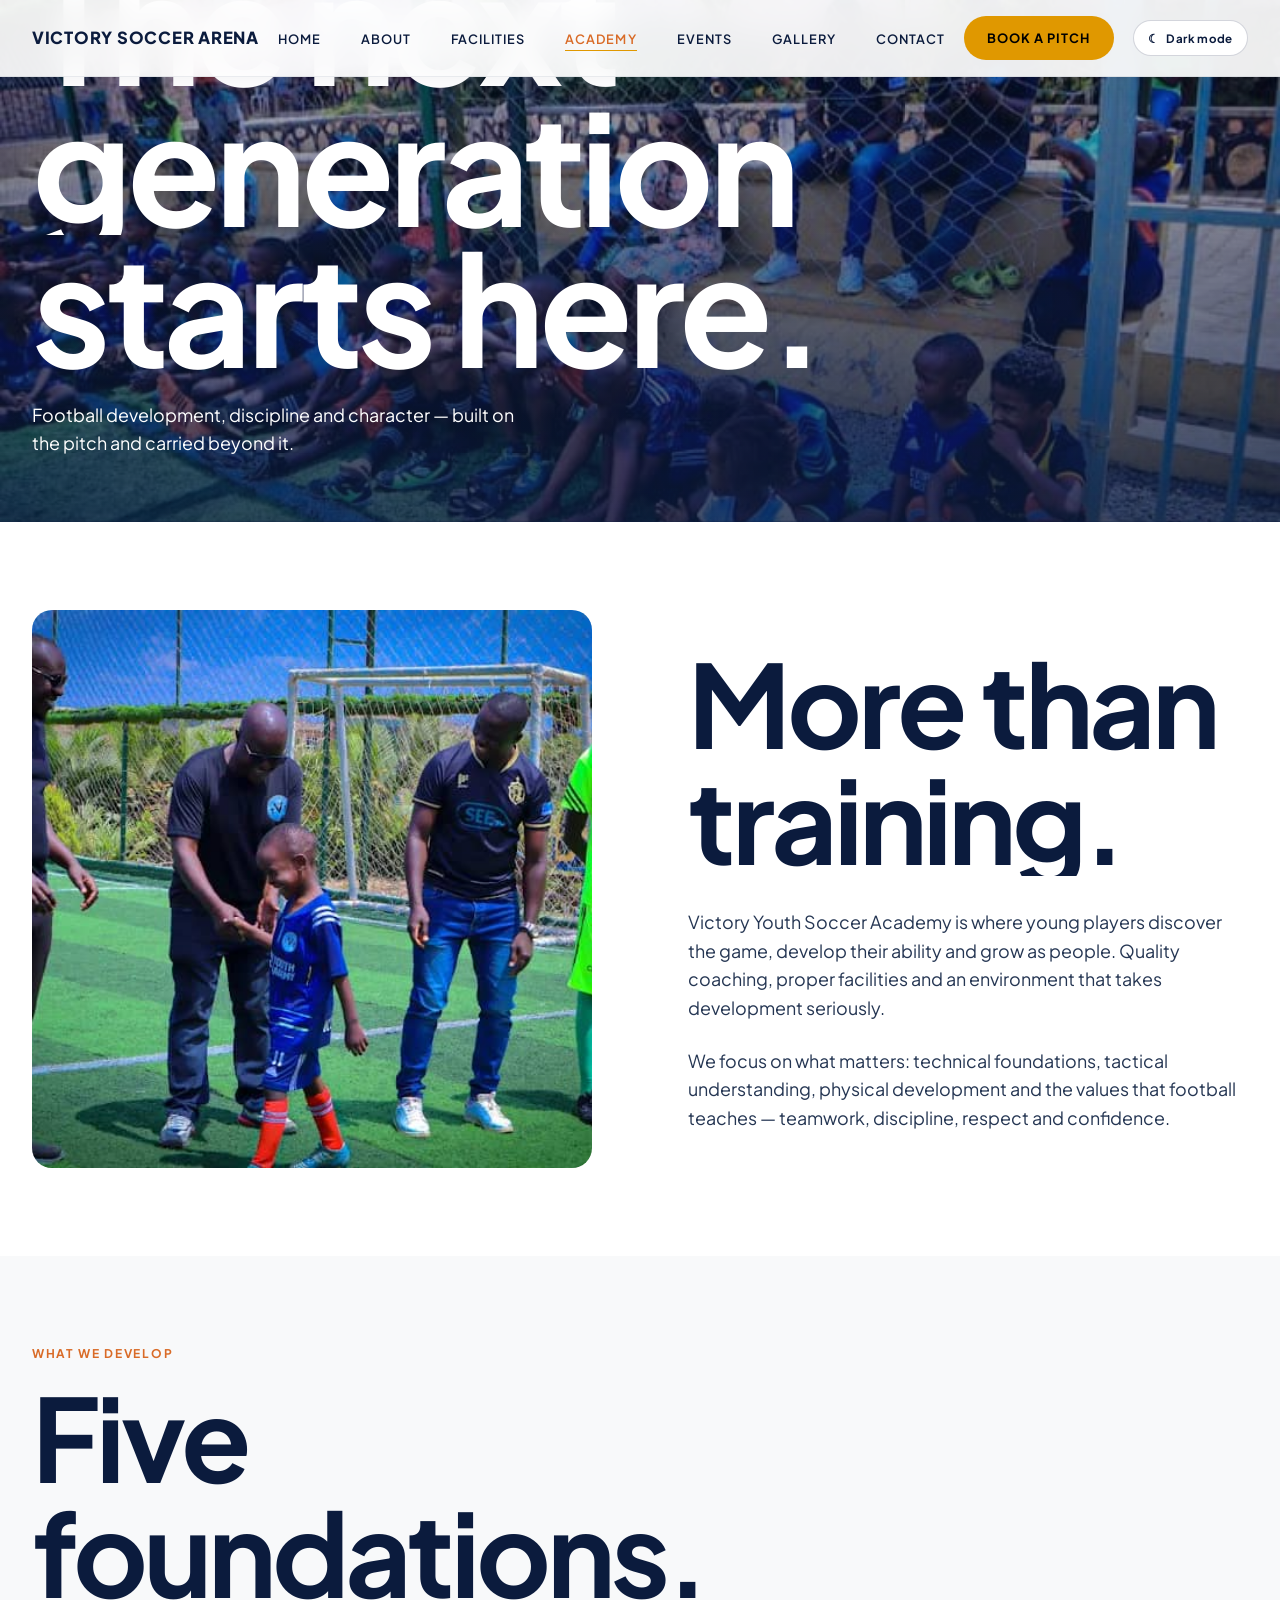
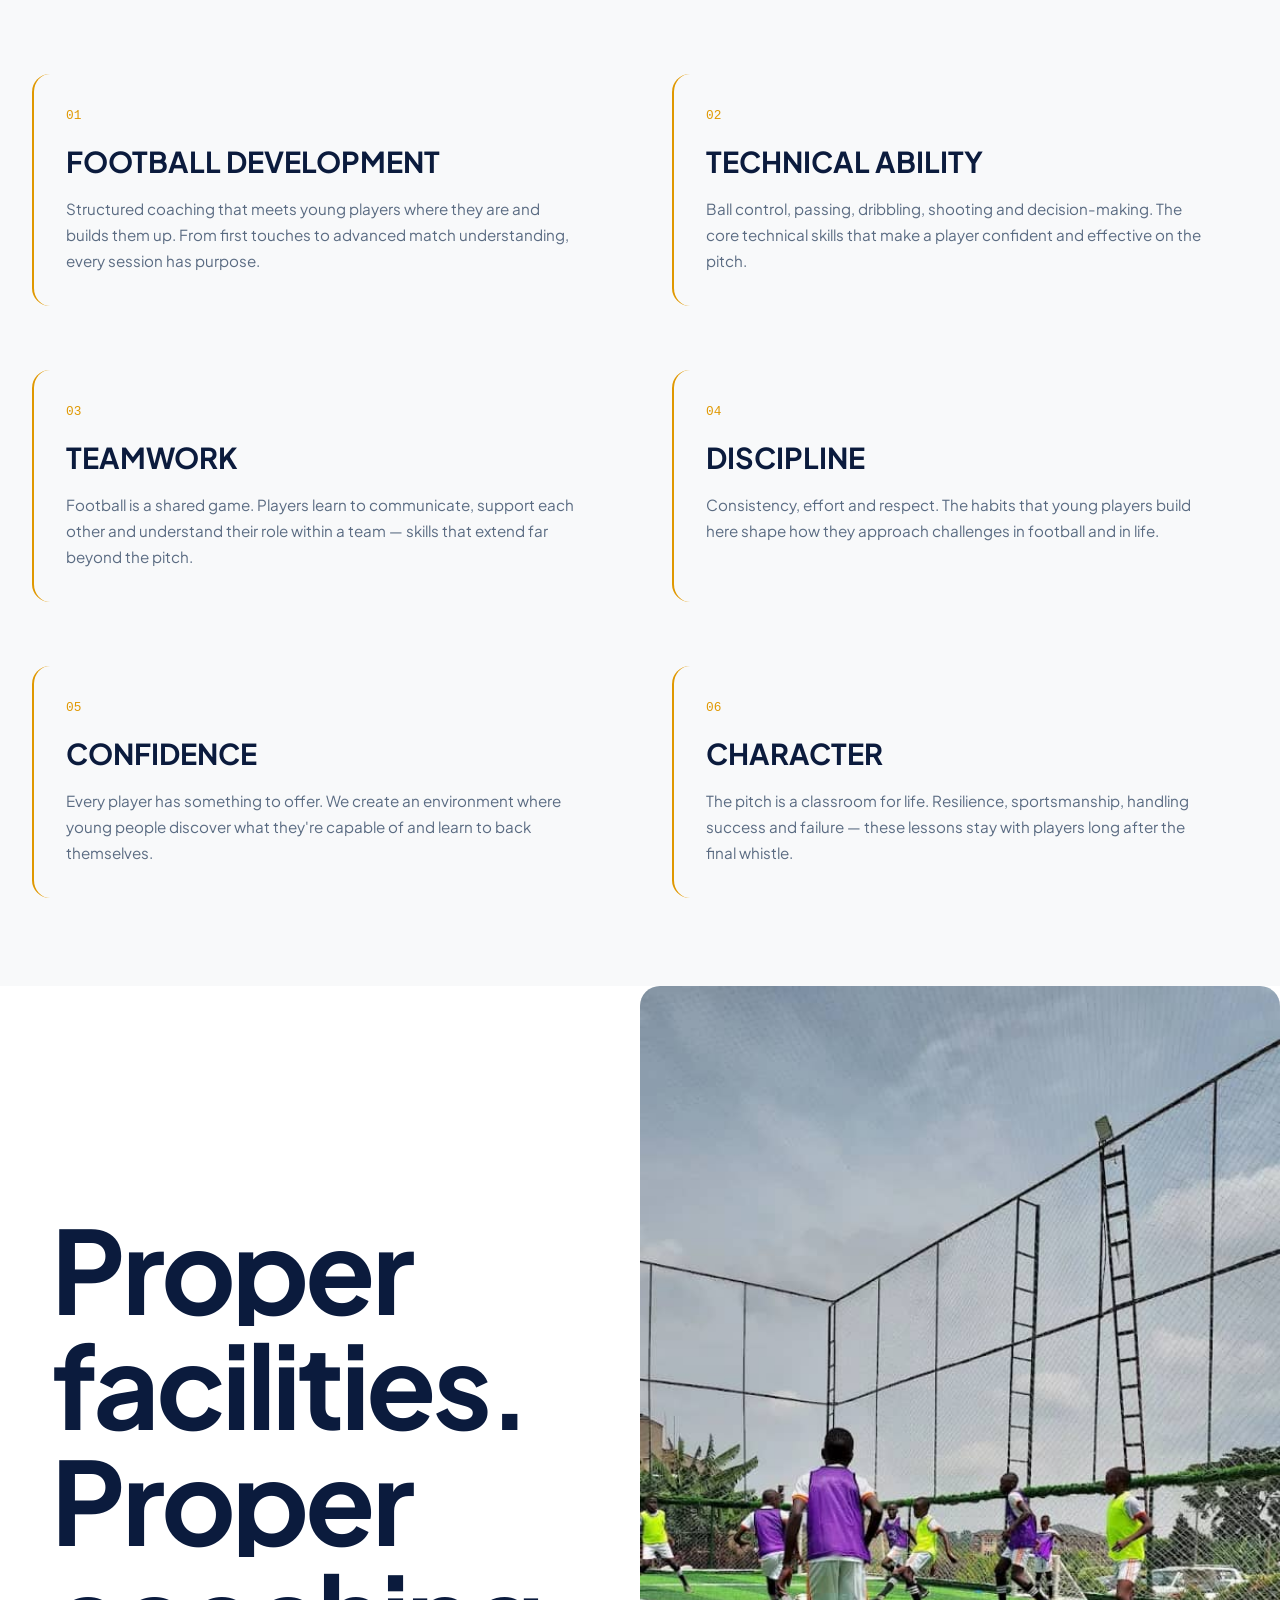
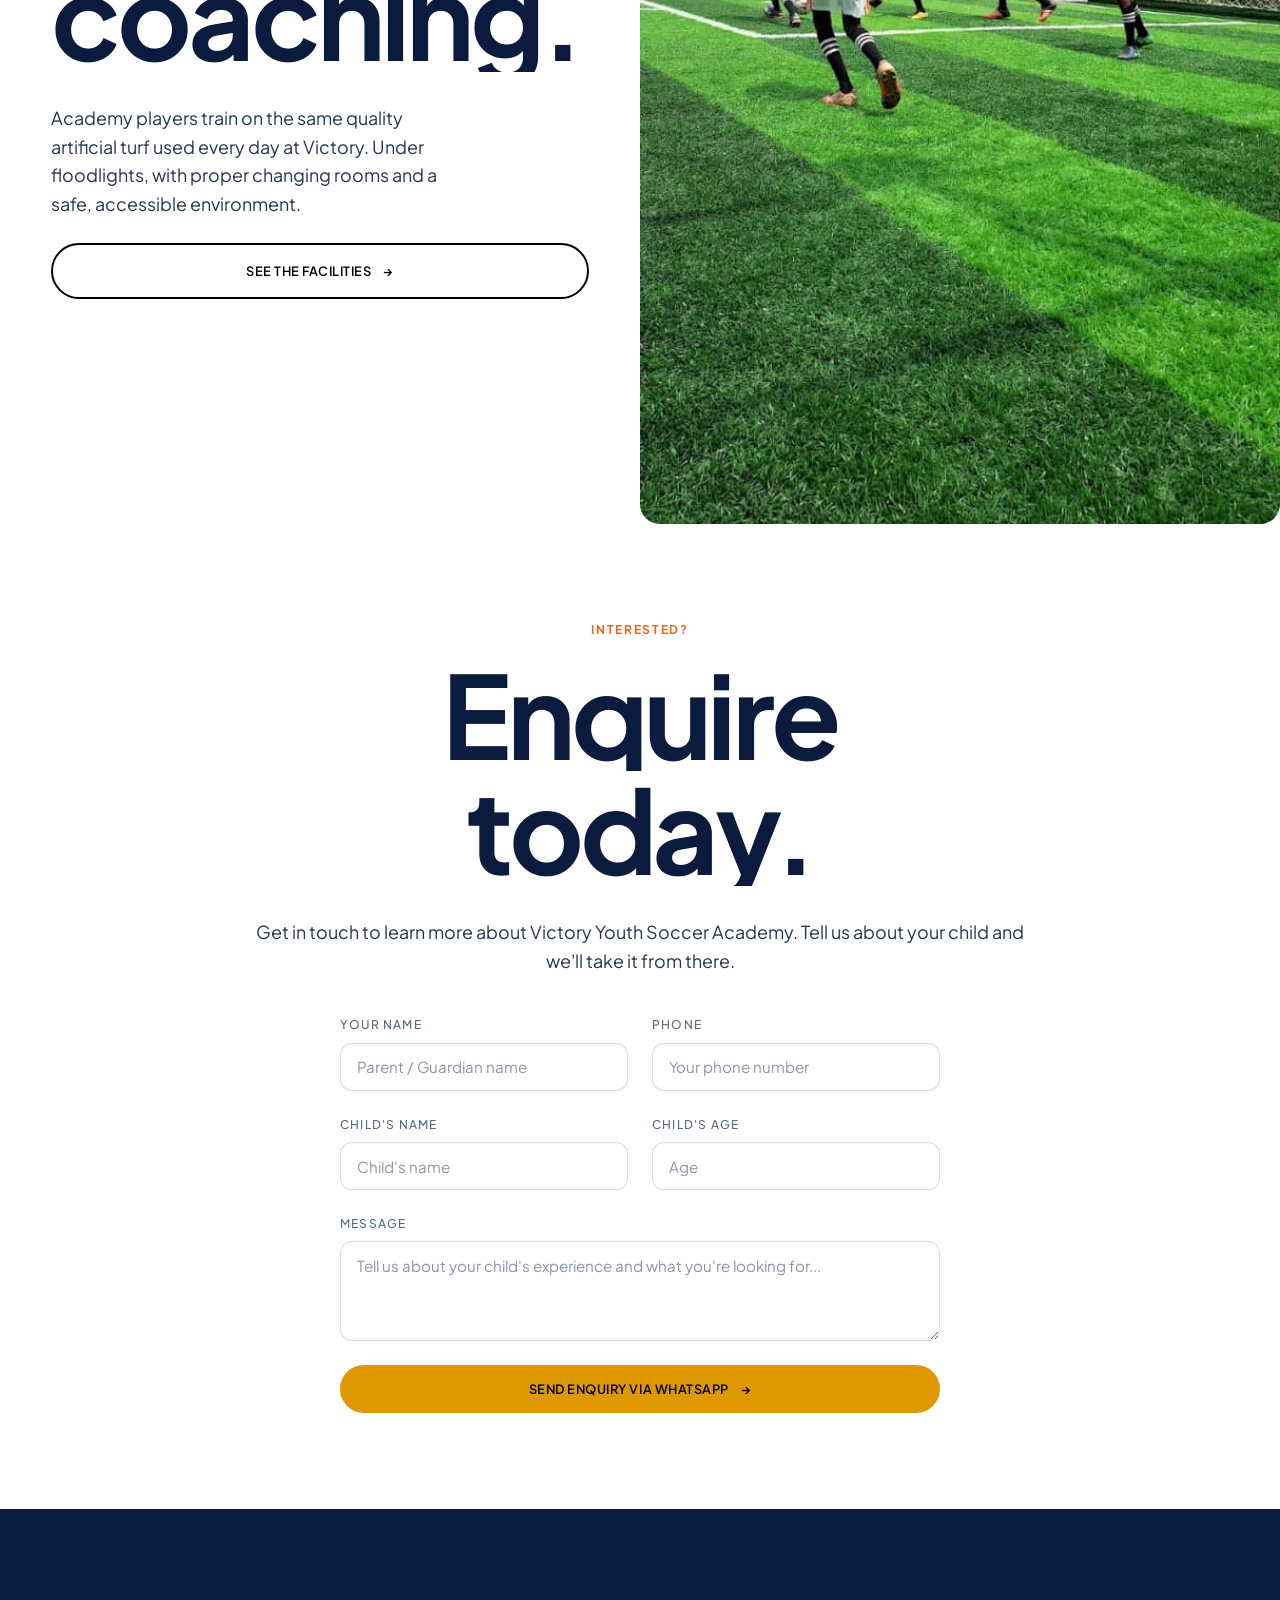
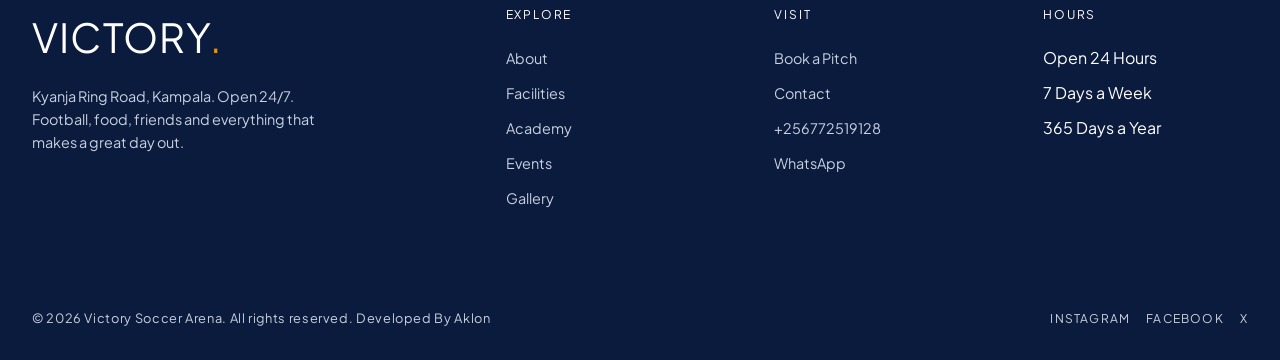
<file: academy.html>
<!DOCTYPE html>
<html lang="en">
<head>
  <meta charset="UTF-8" />
  <meta name="viewport" content="width=device-width, initial-scale=1.0" />
  <title>Victory Youth Soccer Academy — Developing the Next Generation in Kyanja</title>
  <meta name="description" content="Victory Youth Soccer Academy in Kyanja, Kampala develops young players through quality coaching, discipline and a love for the game. Building technique, confidence and character on and off the pitch." />
  <meta property="og:title" content="Victory Youth Soccer Academy" />
  <meta property="og:description" content="The next generation starts here. Football development, technical ability, teamwork, discipline and confidence." />
  <meta property="og:type" content="website" />
  <meta property="og:url" content="https://victorysoccerarena.com/academy.html" />
   <meta property="og:image" content="https://victorysoccerarena.com/assets/hero.jpg" />
  <link rel="canonical" href="https://victorysoccerarena.com/academy.html" />
  <link rel="stylesheet" href="style.css" />
   <link rel="icon" type="image/png" sizes="512x512" href="/assets/favicon.png">
</head>
<body>

  <div class="loader" id="loader">
    <div class="loader__text">VICTORY SOCCER ARENA</div>
  </div>

  <div class="cursor" id="cursor"></div>

  <nav class="nav" id="nav">
    <a href="index.html" class="nav__logo" aria-label="Victory Soccer Arena">VICTORY SOCCER ARENA</a>
    <ul class="nav__links">
      <li><a href="index.html" class="nav__link">Home</a></li>
      <li><a href="about.html" class="nav__link">About</a></li>
      <li><a href="facilities.html" class="nav__link">Facilities</a></li>
      <li><a href="academy.html" class="nav__link active">Academy</a></li>
      <li><a href="events.html" class="nav__link">Events</a></li>
      <li><a href="gallery.html" class="nav__link">Gallery</a></li>
      <li><a href="contact.html" class="nav__link">Contact</a></li>
    </ul>
    <a href="booking.html" class="nav__cta">Book a Pitch</a>
    <button class="theme-toggle" id="themeToggle" type="button" aria-label="Switch to dark mode" aria-pressed="false"><span class="theme-toggle__icon" aria-hidden="true">◐</span><span class="theme-toggle__text">Dark mode</span></button>
    <button class="nav__burger" id="burger" aria-label="Menu">
      <span></span><span></span><span></span>
    </button>
  </nav>

  <div class="mobile-menu" id="mobileMenu">
    <a href="index.html" class="mobile-menu__link">Home</a>
    <a href="about.html" class="mobile-menu__link">About</a>
    <a href="facilities.html" class="mobile-menu__link">Facilities</a>
    <a href="academy.html" class="mobile-menu__link">Academy</a>
    <a href="events.html" class="mobile-menu__link">Events</a>
    <a href="gallery.html" class="mobile-menu__link">Gallery</a>
    <a href="contact.html" class="mobile-menu__link">Contact</a>
    <a href="booking.html" class="mobile-menu__cta">Book a Pitch</a>
    <button class="mobile-theme-toggle" id="mobileThemeToggle" type="button" aria-label="Switch to dark mode"><span>◐</span> Dark mode</button>
    <div class="mobile-menu__info">KYANJA • KAMPALA • OPEN 24/7</div>
  </div>

  <!-- PAGE HEADER -->
  <section class="page-header">
    <div class="page-header__bg">
      <img src="assets/IMG-20261002-WA0059.jpg" alt="Boys running joyfully during a soccer practice session" />
    </div>
    <div class="page-header__overlay"></div>
    <div class="page-header__content">
      <p class="page-header__eyebrow eyebrow">Victory Youth Soccer Academy</p>
      <h1 class="page-header__title display display-xl">
        <span class="line"><span class="line-inner">The next</span></span>
        <span class="line"><span class="line-inner">generation</span></span>
        <span class="line"><span class="line-inner">starts here.</span></span>
      </h1>
      <p class="page-header__sub body-lg">Football development, discipline and character — built on the pitch and carried beyond it.</p>
    </div>
  </section>

  <!-- ACADEMY HERO SECTION -->
  <section class="academy-hero-section">
    <div class="academy-hero-section__grid">
      <div class="academy-hero-section__image reveal-image">
        <img src="assets/IMG-20261002-WA0060.jpg" alt="Focused young soccer players at outdoor practice session" loading="lazy" />
      </div>
      <div>
        <h2 class="display display-lg reveal-text" style="margin-bottom: 2rem;">
          <span class="line"><span class="line-inner">More than</span></span>
          <span class="line"><span class="line-inner">training.</span></span>
        </h2>
        <p class="body-lg reveal reveal-delay-2" style="margin-bottom: 1.5rem;">Victory Youth Soccer Academy is where young players discover the game, develop their ability and grow as people. Quality coaching, proper facilities and an environment that takes development seriously.</p>
        <p class="body-lg reveal reveal-delay-2">We focus on what matters: technical foundations, tactical understanding, physical development and the values that football teaches — teamwork, discipline, respect and confidence.</p>
      </div>
    </div>
  </section>

  <!-- ACADEMY PHILOSOPHY / PILLARS -->
  <section class="academy-philosophy-section">
    <div style="max-width: var(--container); margin: 0 auto var(--space-lg); padding: 0 var(--gutter);">
      <p class="eyebrow reveal" style="margin-bottom: 1rem;">What we develop</p>
      <h2 class="display display-lg reveal-text">
        <span class="line"><span class="line-inner">Five</span></span>
        <span class="line"><span class="line-inner">foundations.</span></span>
      </h2>
    </div>
    <div class="academy-pillars">
      <div class="academy-pillar reveal">
        <div class="academy-pillar__num">01</div>
        <h3 class="academy-pillar__title">Football Development</h3>
        <p class="academy-pillar__body">Structured coaching that meets young players where they are and builds them up. From first touches to advanced match understanding, every session has purpose.</p>
      </div>
      <div class="academy-pillar reveal reveal-delay-1">
        <div class="academy-pillar__num">02</div>
        <h3 class="academy-pillar__title">Technical Ability</h3>
        <p class="academy-pillar__body">Ball control, passing, dribbling, shooting and decision-making. The core technical skills that make a player confident and effective on the pitch.</p>
      </div>
      <div class="academy-pillar reveal">
        <div class="academy-pillar__num">03</div>
        <h3 class="academy-pillar__title">Teamwork</h3>
        <p class="academy-pillar__body">Football is a shared game. Players learn to communicate, support each other and understand their role within a team — skills that extend far beyond the pitch.</p>
      </div>
      <div class="academy-pillar reveal reveal-delay-1">
        <div class="academy-pillar__num">04</div>
        <h3 class="academy-pillar__title">Discipline</h3>
        <p class="academy-pillar__body">Consistency, effort and respect. The habits that young players build here shape how they approach challenges in football and in life.</p>
      </div>
      <div class="academy-pillar reveal">
        <div class="academy-pillar__num">05</div>
        <h3 class="academy-pillar__title">Confidence</h3>
        <p class="academy-pillar__body">Every player has something to offer. We create an environment where young people discover what they're capable of and learn to back themselves.</p>
      </div>
      <div class="academy-pillar reveal reveal-delay-1">
        <div class="academy-pillar__num">06</div>
        <h3 class="academy-pillar__title">Character</h3>
        <p class="academy-pillar__body">The pitch is a classroom for life. Resilience, sportsmanship, handling success and failure — these lessons stay with players long after the final whistle.</p>
      </div>
    </div>
  </section>

  <!-- ACADEMY IMAGE SECTION -->
  <section class="about-split">
    <div class="about-split__content">
      <h2 class="display display-lg reveal-text" style="margin-bottom: 2rem;">
        <span class="line"><span class="line-inner">Proper</span></span>
        <span class="line"><span class="line-inner">facilities.</span></span>
        <span class="line"><span class="line-inner">Proper</span></span>
        <span class="line"><span class="line-inner">coaching.</span></span>
      </h2>
      <p class="body-lg reveal reveal-delay-2" style="max-width: 420px; margin-bottom: 1.5rem;">Academy players train on the same quality artificial turf used every day at Victory. Under floodlights, with proper changing rooms and a safe, accessible environment.</p>
      <a href="facilities.html" class="btn btn--ghost reveal reveal-delay-3">See the Facilities <span class="arrow">&rarr;</span></a>
    </div>
    <div class="about-split__image">
      <img src="assets/IMG-20261002-WA0061.jpg" alt="Group of boys in blue uniforms preparing for a soccer game" loading="lazy" />
    </div>
  </section>

  <!-- ACADEMY ENQUIRY CTA -->
  <section class="academy-cta-section">
    <div class="container-narrow">
      <p class="eyebrow reveal" style="margin-bottom: 1rem;">Interested?</p>
      <h2 class="display display-lg reveal-text" style="margin-bottom: 2rem;">
        <span class="line"><span class="line-inner">Enquire</span></span>
        <span class="line"><span class="line-inner">today.</span></span>
      </h2>
      <p class="body-lg reveal reveal-delay-2" style="margin-bottom: 2.5rem;">Get in touch to learn more about Victory Youth Soccer Academy. Tell us about your child and we'll take it from there.</p>

      <form id="academyForm" class="booking-form" style="text-align: left; max-width: 600px; margin: 0 auto;">
        <div class="form-row">
          <div class="form-field">
            <label class="form-label" for="academyName">Your Name</label>
            <input type="text" id="academyName" class="form-input" required placeholder="Parent / Guardian name" />
          </div>
          <div class="form-field">
            <label class="form-label" for="academyPhone">Phone</label>
            <input type="tel" id="academyPhone" class="form-input" required placeholder="Your phone number" />
          </div>
        </div>
        <div class="form-row">
          <div class="form-field">
            <label class="form-label" for="childName">Child's Name</label>
            <input type="text" id="childName" class="form-input" placeholder="Child's name" />
          </div>
          <div class="form-field">
            <label class="form-label" for="childAge">Child's Age</label>
            <input type="number" id="childAge" class="form-input" min="3" max="18" placeholder="Age" />
          </div>
        </div>
        <div class="form-field">
          <label class="form-label" for="academyMessage">Message</label>
          <textarea id="academyMessage" class="form-textarea" placeholder="Tell us about your child's experience and what you're looking for..."></textarea>
        </div>
        <button type="submit" class="btn btn--primary" style="width: 100%;">Send Enquiry via WhatsApp <span class="arrow">&rarr;</span></button>
      </form>

      <div id="academyConfirmation" style="display: none; flex-direction: column; align-items: center; gap: 1rem; padding: 3rem 2rem;">
        <h3 class="display display-md" style="color: var(--color-accent);">Thank you.</h3>
        <p class="body-lg">Your enquiry has been prepared in WhatsApp. Please send it to complete your request.</p>
        <a href="booking.html" class="btn btn--ghost">Book a Pitch Instead</a>
      </div>
    </div>
  </section>

  <!-- FOOTER -->
  <footer class="footer">
    <div class="footer__top">
      <div class="footer__brand-col">
        <div class="footer__brand">VICTORY<span>.</span></div>
        <p class="footer__tagline">Kyanja Ring Road, Kampala. Open 24/7. Football, food, friends and everything that makes a great day out.</p>
      </div>
      <div class="footer__col">
        <div class="footer__col-title">Explore</div>
        <ul>
          <li><a href="about.html">About</a></li>
          <li><a href="facilities.html">Facilities</a></li>
          <li><a href="academy.html">Academy</a></li>
          <li><a href="events.html">Events</a></li>
          <li><a href="gallery.html">Gallery</a></li>
        </ul>
      </div>
      <div class="footer__col">
        <div class="footer__col-title">Visit</div>
        <ul>
          <li><a href="booking.html">Book a Pitch</a></li>
          <li><a href="contact.html">Contact</a></li>
          <li><a href="tel:+256772519128">+256772519128</a></li>
          <li><a href="https://wa.me/256772519128" target="_blank" rel="noopener">WhatsApp</a></li>
        </ul>
      </div>
      <div class="footer__col">
        <div class="footer__col-title">Hours</div>
        <ul>
          <li>Open 24 Hours</li>
          <li>7 Days a Week</li>
          <li>365 Days a Year</li>
        </ul>
      </div>
    </div>
    <div class="footer__bottom">
      <div class="footer__copy">&copy; 2026 Victory Soccer Arena. All rights reserved. Developed By Aklon</div>
      <div class="footer__social">
        <a href="#">Instagram</a>
        <a href="#">Facebook</a>
        <a href="#">X</a>
      </div>
    </div>
  </footer>

  <a href="https://wa.me/256772519128" target="_blank" rel="noopener" class="whatsapp-float" id="whatsappFloat" aria-label="WhatsApp us">
    <svg viewBox="0 0 24 24" xmlns="http://www.w3.org/2000/svg"><path d="M17.472 14.382c-.297-.149-1.758-.867-2.03-.967-.273-.099-.471-.148-.67.15-.197.297-.767.966-.94 1.164-.173.199-.347.223-.644.075-.297-.15-1.255-.463-2.39-1.475-.883-.788-1.48-1.761-1.653-2.059-.173-.297-.018-.458.13-.606.134-.133.298-.347.446-.52.149-.174.198-.298.298-.497.099-.198.05-.371-.025-.52-.075-.149-.669-1.612-.916-2.207-.242-.579-.487-.5-.669-.51l-.57-.01c-.198 0-.52.074-.792.372-.272.297-1.04 1.016-1.04 2.479 0 1.462 1.065 2.875 1.213 3.074.149.198 2.096 3.2 5.077 4.487.709.306 1.262.489 1.694.625.712.227 1.36.195 1.871.118.571-.085 1.758-.719 2.006-1.413.248-.694.248-1.289.173-1.413-.074-.124-.272-.198-.57-.347m-5.421 7.403h-.004a9.87 9.87 0 01-5.031-1.378l-.361-.214-3.741.982.998-3.648-.235-.374a9.86 9.86 0 01-1.51-5.26c.001-5.45 4.436-9.884 9.888-9.884 2.64 0 5.122 1.03 6.988 2.898a9.825 9.825 0 012.893 6.994c-.003 5.45-4.437 9.885-9.885 9.885M20.52 3.449C18.24 1.245 15.24 0 12.045 0 5.463 0 .104 5.359.101 11.892c0 2.096.547 4.142 1.588 5.945L0 24l6.305-1.654a11.882 11.882 0 005.737 1.456h.005c6.582 0 11.942-5.359 11.945-11.892a11.821 11.821 0 00-3.479-8.462"/></svg>
  </a>

  <script src="script.js"></script>
</body>
</html>
</file>
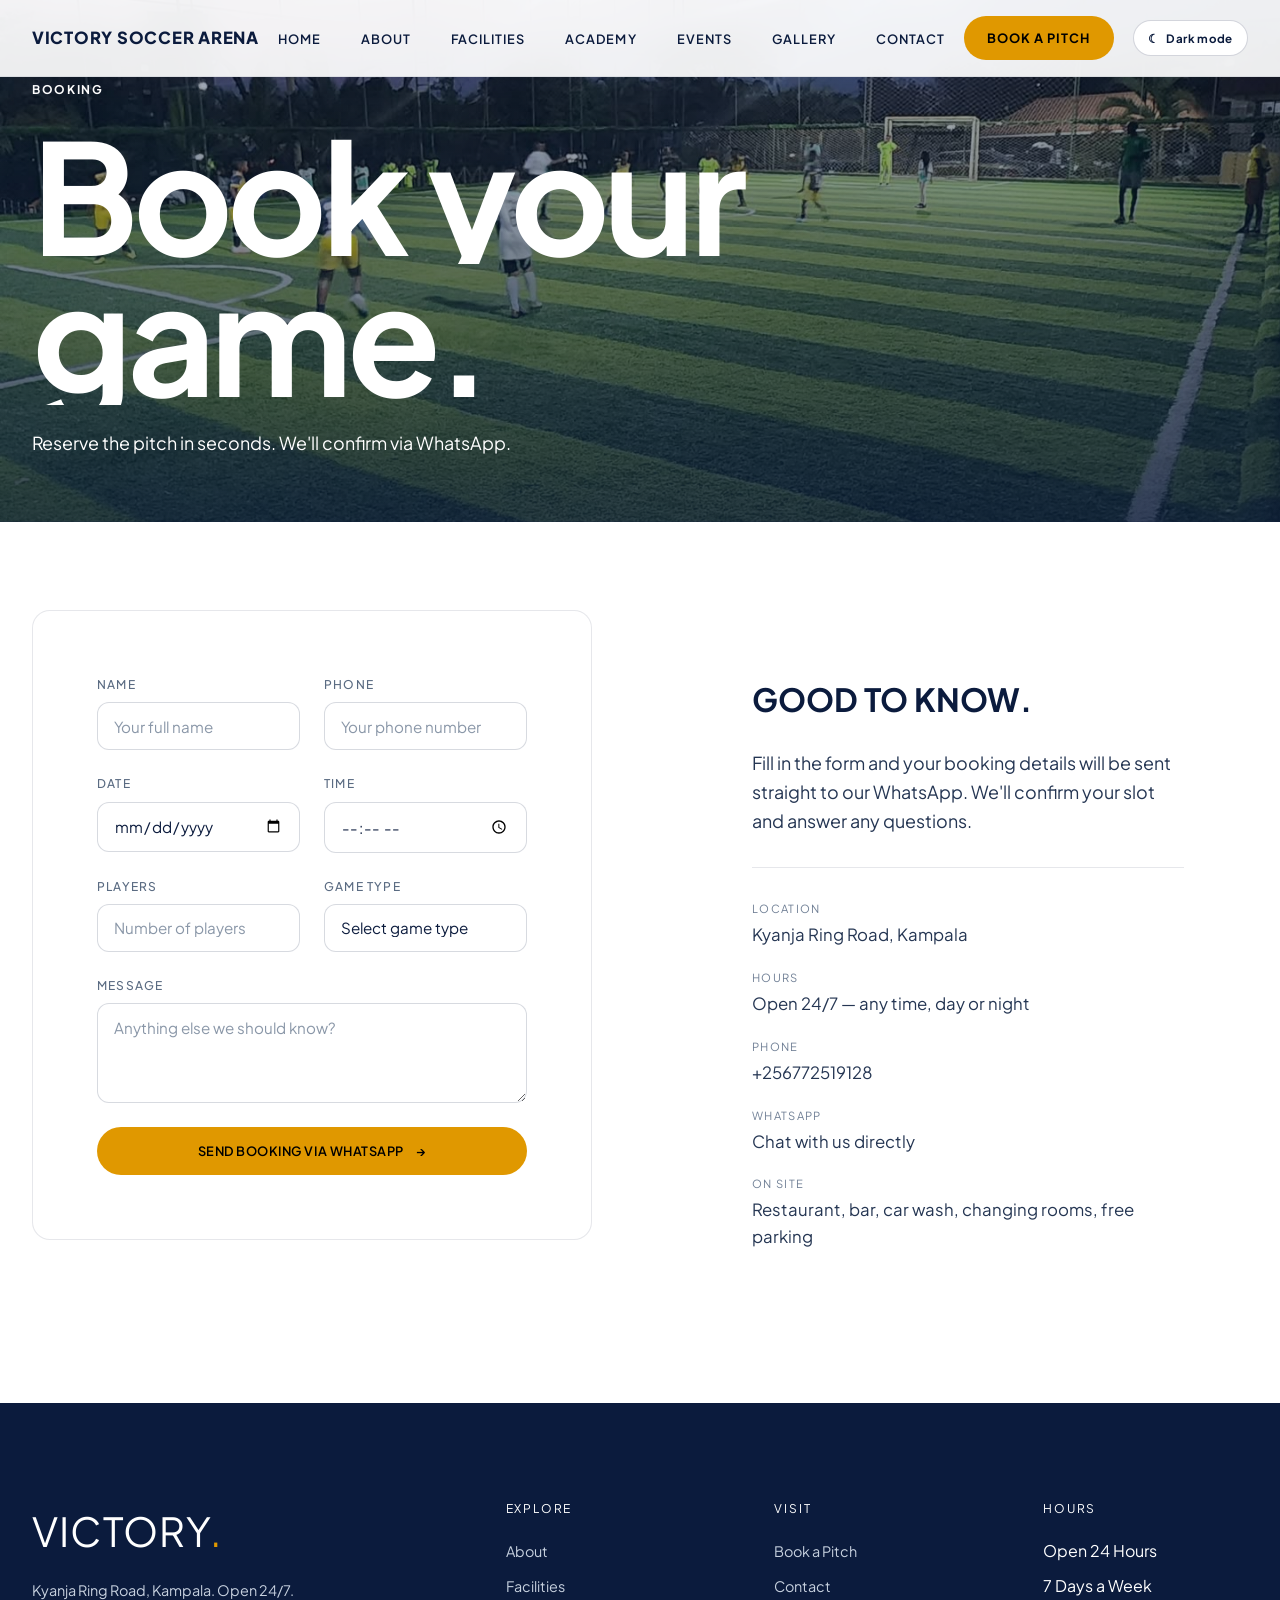
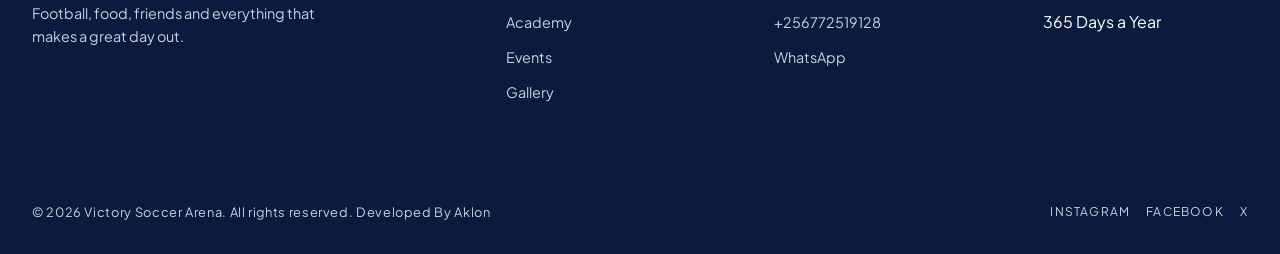
<file: booking.html>
<!DOCTYPE html>
<html lang="en">
<head>
  <meta charset="UTF-8" />
  <meta name="viewport" content="width=device-width, initial-scale=1.0" />
  <title>Book a Pitch — Victory Soccer Arena Kyanja | Football Booking Kampala</title>
  <meta name="description" content="Book your game at Victory Soccer Arena in Kyanja, Kampala. Reserve the pitch for casual games, corporate football, tournaments, leagues, youth training and more. Open 24/7." />
  <meta property="og:title" content="Book a Pitch — Victory Soccer Arena" />
  <meta property="og:description" content="Book your game. Casual, corporate, tournament, league or youth training. Open 24/7 in Kyanja, Kampala." />
  <meta property="og:type" content="website" />
  <meta property="og:url" content="https://victorysoccerarena.com/booking.html" />
  <meta property="og:image" content="https://victorysoccerarena.com/assets/hero.jpg" />
  <link rel="canonical" href="https://victorysoccerarena.com/booking.html" />
  <link rel="stylesheet" href="style.css" />
    <link rel="icon" type="image/png" sizes="512x512" href="/assets/favicon.png">
</head>
<body>

  <div class="loader" id="loader">
    <div class="loader__text">VICTORY SOCCER ARENA</div>
  </div>

  <div class="cursor" id="cursor"></div>

  <nav class="nav" id="nav">
    <a href="index.html" class="nav__logo" aria-label="Victory Soccer Arena">VICTORY SOCCER ARENA</a>
    <ul class="nav__links">
      <li><a href="index.html" class="nav__link">Home</a></li>
      <li><a href="about.html" class="nav__link">About</a></li>
      <li><a href="facilities.html" class="nav__link">Facilities</a></li>
      <li><a href="academy.html" class="nav__link">Academy</a></li>
      <li><a href="events.html" class="nav__link">Events</a></li>
      <li><a href="gallery.html" class="nav__link">Gallery</a></li>
      <li><a href="contact.html" class="nav__link">Contact</a></li>
    </ul>
    <a href="booking.html" class="nav__cta active">Book a Pitch</a>
    <button class="theme-toggle" id="themeToggle" type="button" aria-label="Switch to dark mode" aria-pressed="false"><span class="theme-toggle__icon" aria-hidden="true">☾</span><span class="theme-toggle__text">Dark mode</span></button>
    <button class="nav__burger" id="burger" aria-label="Menu">
      <span></span><span></span><span></span>
    </button>
  </nav>

  <div class="mobile-menu" id="mobileMenu">
    <a href="index.html" class="mobile-menu__link">Home</a>
    <a href="about.html" class="mobile-menu__link">About</a>
    <a href="facilities.html" class="mobile-menu__link">Facilities</a>
    <a href="academy.html" class="mobile-menu__link">Academy</a>
    <a href="events.html" class="mobile-menu__link">Events</a>
    <a href="gallery.html" class="mobile-menu__link">Gallery</a>
    <a href="contact.html" class="mobile-menu__link">Contact</a>
    <a href="booking.html" class="mobile-menu__cta">Book a Pitch</a>
    <button class="mobile-theme-toggle" id="mobileThemeToggle" type="button" aria-label="Switch to dark mode"><span>◐</span> Dark mode</button>
    <div class="mobile-menu__info">KYANJA • KAMPALA • OPEN 24/7</div>
  </div>

  <!-- PAGE HEADER -->
  <section class="page-header">
    <div class="page-header__bg">
      <img src="assets/hero.jpg" alt="Brightly lit soccer field at night under stadium floodlights" />
    </div>
    <div class="page-header__overlay"></div>
    <div class="page-header__content">
      <p class="page-header__eyebrow eyebrow">Booking</p>
      <h1 class="page-header__title display display-xl">
        <span class="line"><span class="line-inner">Book your</span></span>
        <span class="line"><span class="line-inner">game.</span></span>
      </h1>
      <p class="page-header__sub body-lg">Reserve the pitch in seconds. We'll confirm via WhatsApp.</p>
    </div>
  </section>

  <!-- BOOKING FORM -->
  <section class="booking-page">
    <div class="booking-grid">
      <div class="booking-form-wrap reveal">
        <form id="bookingForm" class="booking-form">
          <div class="form-row">
            <div class="form-field">
              <label class="form-label" for="name">Name</label>
              <input type="text" id="name" class="form-input" required placeholder="Your full name" />
            </div>
            <div class="form-field">
              <label class="form-label" for="phone">Phone</label>
              <input type="tel" id="phone" class="form-input" required placeholder="Your phone number" />
            </div>
          </div>
          <div class="form-row">
            <div class="form-field">
              <label class="form-label" for="date">Date</label>
              <input type="date" id="date" class="form-input" required />
            </div>
            <div class="form-field">
              <label class="form-label" for="time">Time</label>
              <input type="time" id="time" class="form-input" required />
            </div>
          </div>
          <div class="form-row">
            <div class="form-field">
              <label class="form-label" for="players">Players</label>
              <input type="number" id="players" class="form-input" min="1" placeholder="Number of players" />
            </div>
            <div class="form-field">
              <label class="form-label" for="gameType">Game Type</label>
              <select id="gameType" class="form-select" required>
                <option value="">Select game type</option>
                <option value="Casual Game">Casual Game</option>
                <option value="Corporate Football">Corporate Football</option>
                <option value="Tournament">Tournament</option>
                <option value="League">League</option>
                <option value="Youth Training">Youth Training</option>
                <option value="Other">Other</option>
              </select>
            </div>
          </div>
          <div class="form-field">
            <label class="form-label" for="message">Message</label>
            <textarea id="message" class="form-textarea" placeholder="Anything else we should know?"></textarea>
          </div>
          <button type="submit" class="btn btn--primary" style="width: 100%;">Send Booking via WhatsApp <span class="arrow">&rarr;</span></button>
        </form>

        <div id="bookingConfirmation" style="display: none; flex-direction: column; align-items: center; gap: 1.5rem; padding: 3rem 2rem; text-align: center;">
          <h3 class="display display-md" style="color: var(--color-accent);">Booking sent.</h3>
          <p class="body-lg">Your booking request has been prepared in WhatsApp. Please send the message to complete your booking.</p>
          <a href="booking.html" class="btn btn--ghost" onclick="location.reload();">Make Another Booking</a>
        </div>
      </div>

      <div class="booking-aside reveal reveal-delay-1">
        <h2 class="booking-aside__title">Good to know.</h2>
        <p class="booking-aside__body body-lg">Fill in the form and your booking details will be sent straight to our WhatsApp. We'll confirm your slot and answer any questions.</p>
        <div class="booking-aside__info">
          <div class="booking-aside__info-item">
            <span class="booking-aside__info-label">Location</span>
            <span class="booking-aside__info-value">Kyanja Ring Road, Kampala</span>
          </div>
          <div class="booking-aside__info-item">
            <span class="booking-aside__info-label">Hours</span>
            <span class="booking-aside__info-value">Open 24/7 — any time, day or night</span>
          </div>
          <div class="booking-aside__info-item">
            <span class="booking-aside__info-label">Phone</span>
            <span class="booking-aside__info-value"><a href="tel:+256772519128">+256772519128</a></span>
          </div>
          <div class="booking-aside__info-item">
            <span class="booking-aside__info-label">WhatsApp</span>
            <span class="booking-aside__info-value"><a href="https://wa.me/256772519128" target="_blank" rel="noopener">Chat with us directly</a></span>
          </div>
          <div class="booking-aside__info-item">
            <span class="booking-aside__info-label">On Site</span>
            <span class="booking-aside__info-value">Restaurant, bar, car wash, changing rooms, free parking</span>
          </div>
        </div>
      </div>
    </div>
  </section>

  <!-- FOOTER -->
  <footer class="footer">
    <div class="footer__top">
      <div class="footer__brand-col">
        <div class="footer__brand">VICTORY<span>.</span></div>
        <p class="footer__tagline">Kyanja Ring Road, Kampala. Open 24/7. Football, food, friends and everything that makes a great day out.</p>
      </div>
      <div class="footer__col">
        <div class="footer__col-title">Explore</div>
        <ul>
          <li><a href="about.html">About</a></li>
          <li><a href="facilities.html">Facilities</a></li>
          <li><a href="academy.html">Academy</a></li>
          <li><a href="events.html">Events</a></li>
          <li><a href="gallery.html">Gallery</a></li>
        </ul>
      </div>
      <div class="footer__col">
        <div class="footer__col-title">Visit</div>
        <ul>
          <li><a href="booking.html">Book a Pitch</a></li>
          <li><a href="contact.html">Contact</a></li>
          <li><a href="tel:+256772519128">+256772519128</a></li>
          <li><a href="https://wa.me/256772519128" target="_blank" rel="noopener">WhatsApp</a></li>
        </ul>
      </div>
      <div class="footer__col">
        <div class="footer__col-title">Hours</div>
        <ul>
          <li>Open 24 Hours</li>
          <li>7 Days a Week</li>
          <li>365 Days a Year</li>
        </ul>
      </div>
    </div>
    <div class="footer__bottom">
      <div class="footer__copy">&copy; 2026 Victory Soccer Arena. All rights reserved. Developed By Aklon</div>
      <div class="footer__social">
        <a href="#">Instagram</a>
        <a href="#">Facebook</a>
        <a href="#">X</a>
      </div>
    </div>
  </footer>

  <a href="https://wa.me/256772519128" target="_blank" rel="noopener" class="whatsapp-float" id="whatsappFloat" aria-label="WhatsApp us">
    <svg viewBox="0 0 24 24" xmlns="http://www.w3.org/2000/svg"><path d="M17.472 14.382c-.297-.149-1.758-.867-2.03-.967-.273-.099-.471-.148-.67.15-.197.297-.767.966-.94 1.164-.173.199-.347.223-.644.075-.297-.15-1.255-.463-2.39-1.475-.883-.788-1.48-1.761-1.653-2.059-.173-.297-.018-.458.13-.606.134-.133.298-.347.446-.52.149-.174.198-.298.298-.497.099-.198.05-.371-.025-.52-.075-.149-.669-1.612-.916-2.207-.242-.579-.487-.5-.669-.51l-.57-.01c-.198 0-.52.074-.792.372-.272.297-1.04 1.016-1.04 2.479 0 1.462 1.065 2.875 1.213 3.074.149.198 2.096 3.2 5.077 4.487.709.306 1.262.489 1.694.625.712.227 1.36.195 1.871.118.571-.085 1.758-.719 2.006-1.413.248-.694.248-1.289.173-1.413-.074-.124-.272-.198-.57-.347m-5.421 7.403h-.004a9.87 9.87 0 01-5.031-1.378l-.361-.214-3.741.982.998-3.648-.235-.374a9.86 9.86 0 01-1.51-5.26c.001-5.45 4.436-9.884 9.888-9.884 2.64 0 5.122 1.03 6.988 2.898a9.825 9.825 0 012.893 6.994c-.003 5.45-4.437 9.885-9.885 9.885M20.52 3.449C18.24 1.245 15.24 0 12.045 0 5.463 0 .104 5.359.101 11.892c0 2.096.547 4.142 1.588 5.945L0 24l6.305-1.654a11.882 11.882 0 005.737 1.456h.005c6.582 0 11.942-5.359 11.945-11.892a11.821 11.821 0 00-3.479-8.462"/></svg>
  </a>

  <script src="script.js"></script>
</body>
</html>
</file>
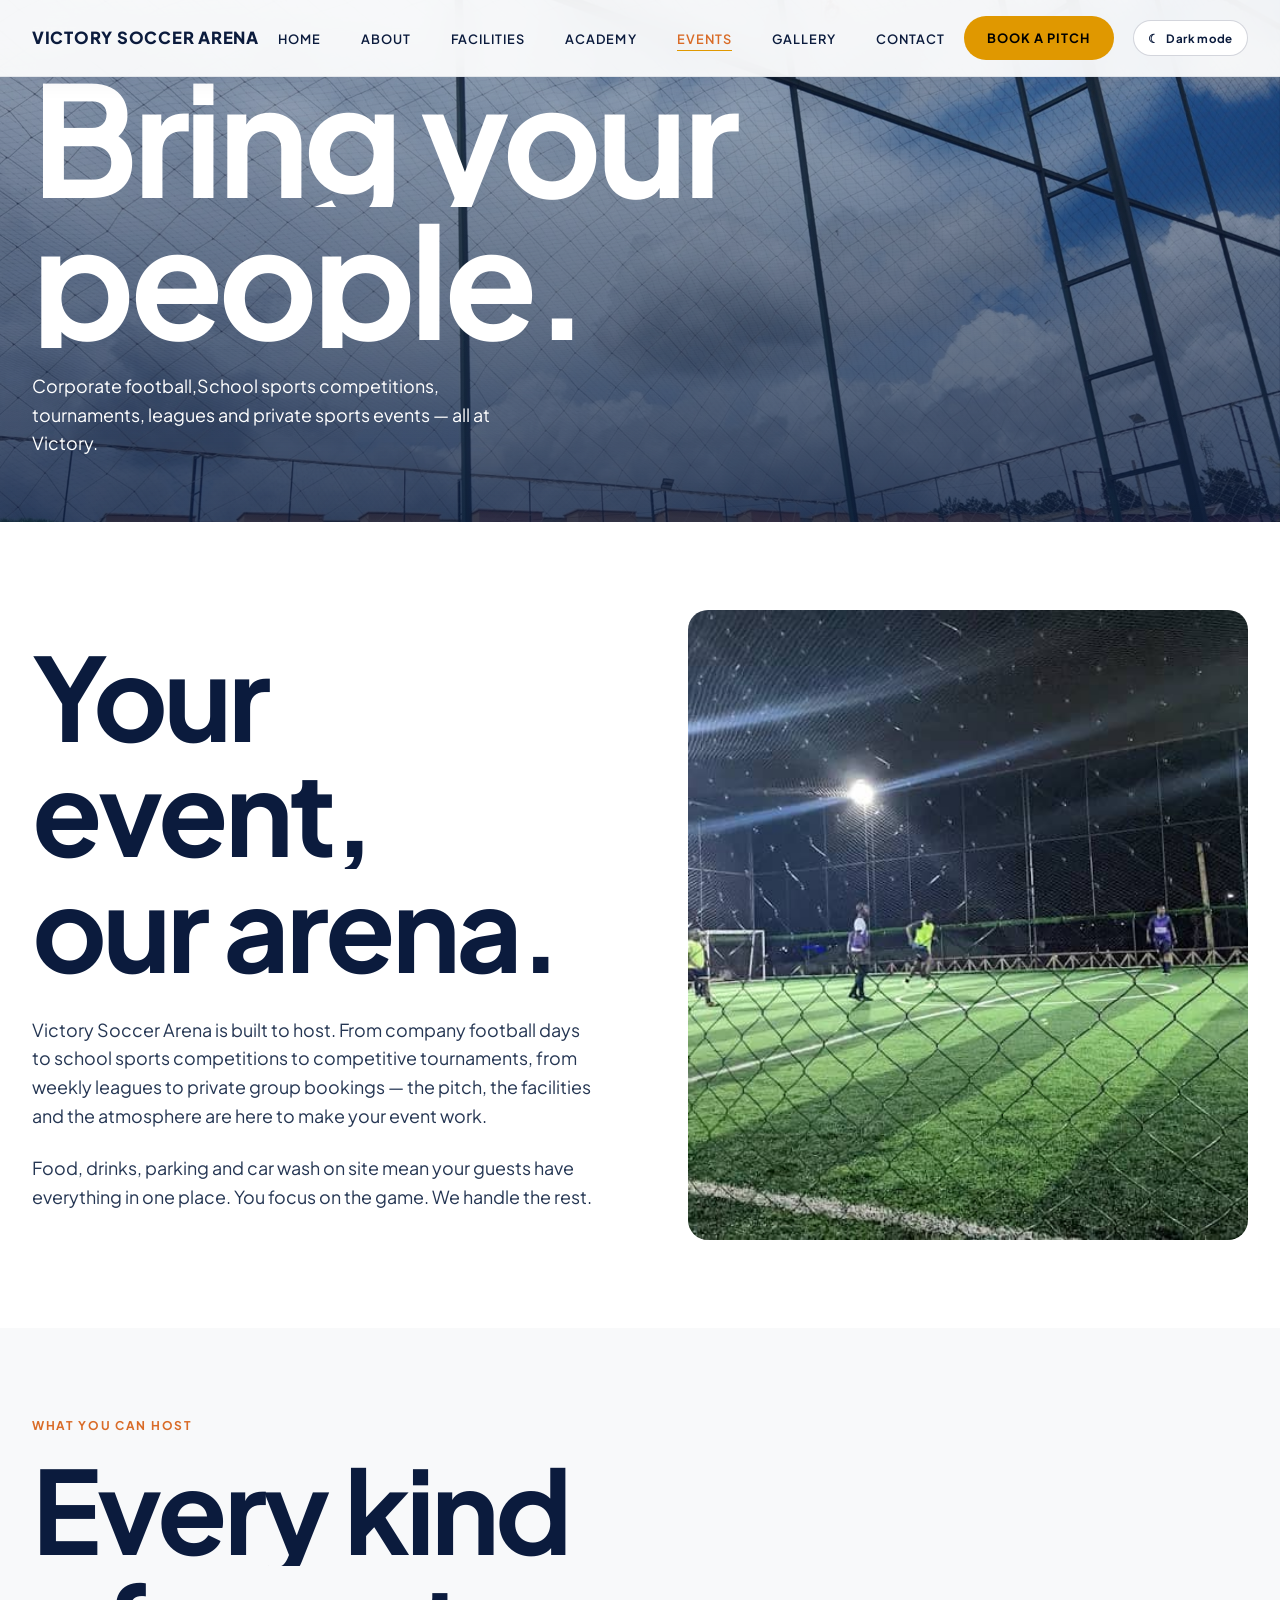
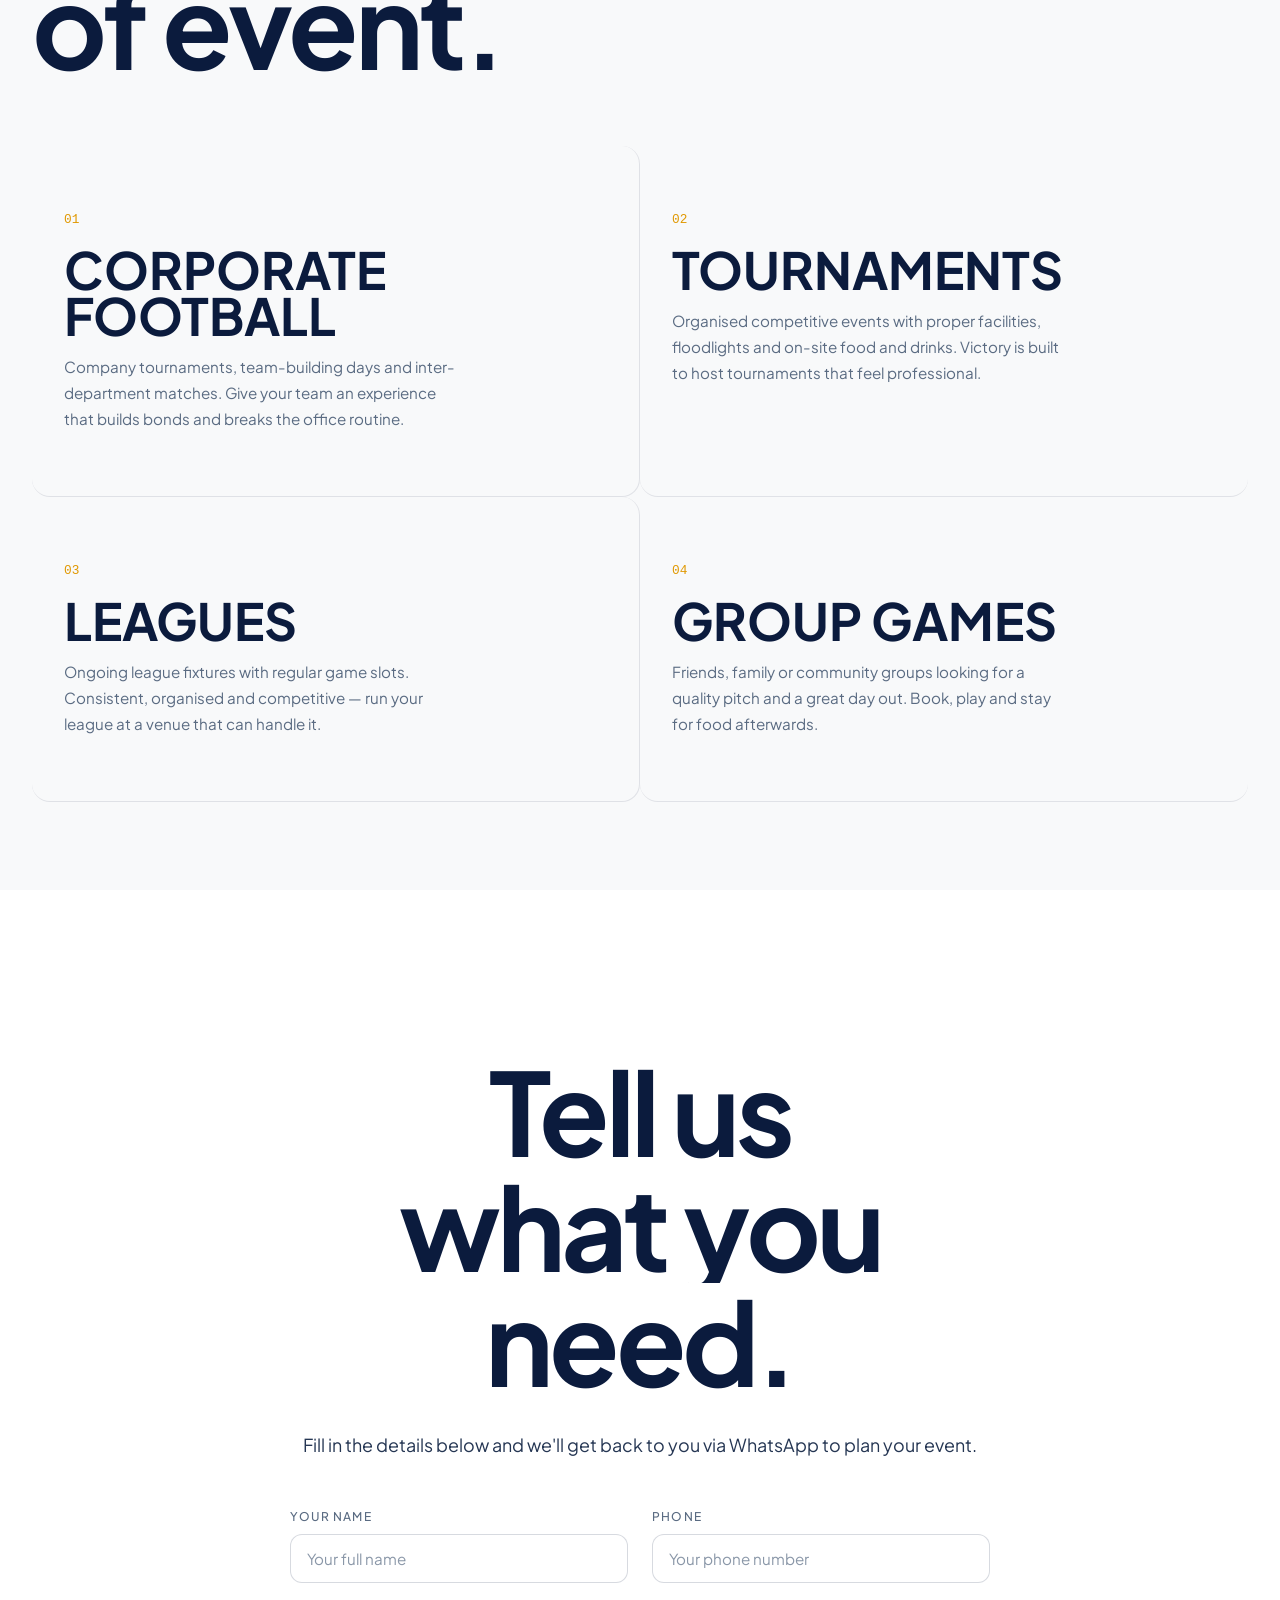
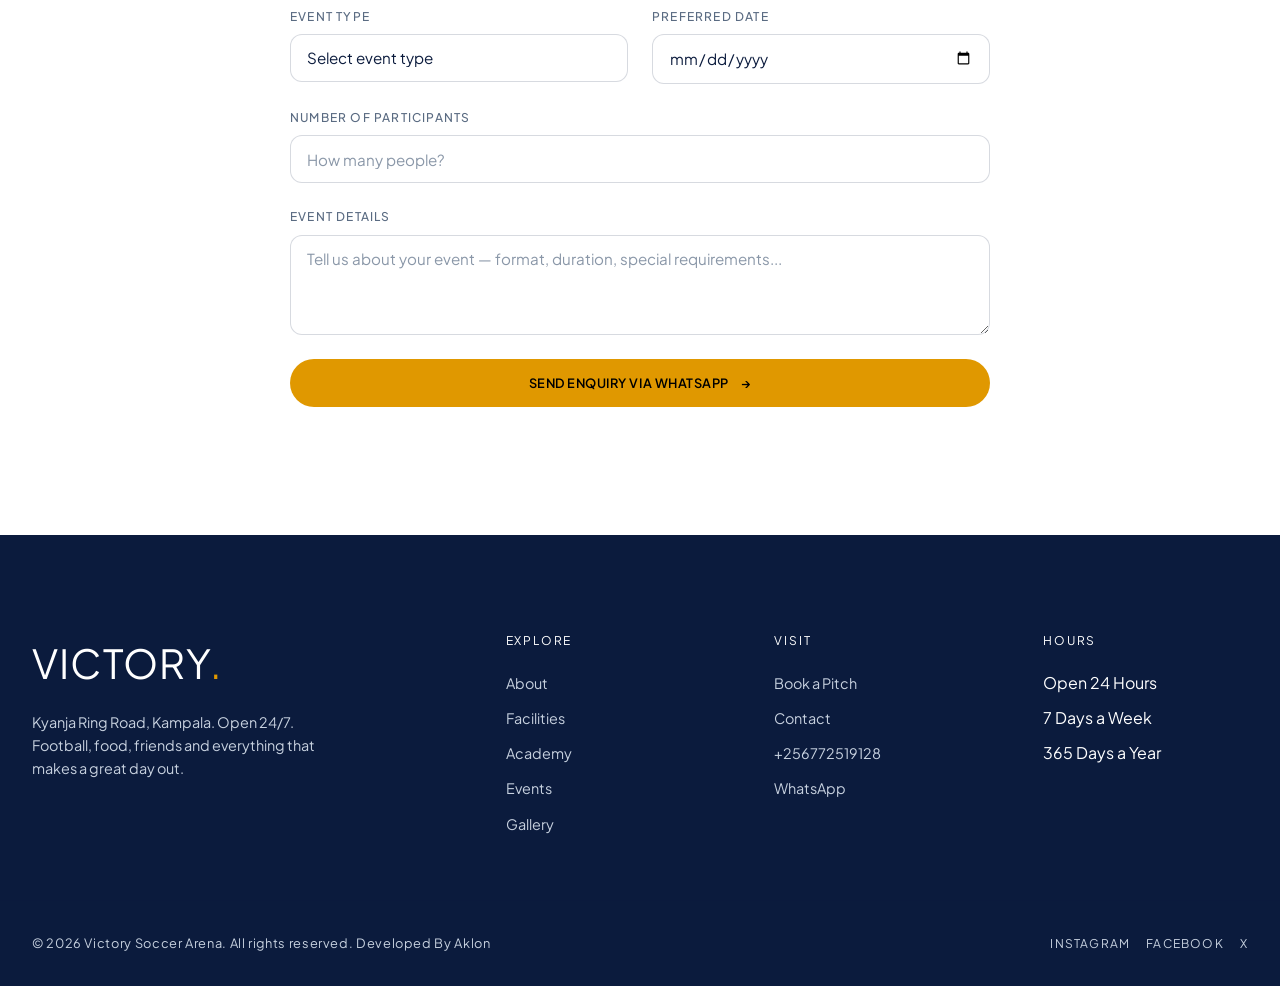
<file: events.html>
<!DOCTYPE html>
<html lang="en">
<head>
  <meta charset="UTF-8" />
  <meta name="viewport" content="width=device-width, initial-scale=1.0" />
  <title>Events at Victory Soccer Arena — Corporate Football, Tournaments &amp; Leagues in Kampala</title>
  <meta name="description" content="Host your next sporting event at Victory Soccer Arena in Kyanja, Kampala. Corporate football, tournaments, leagues, group games and private sports events. Enquire today." />
  <meta property="og:title" content="Events at Victory Soccer Arena" />
  <meta property="og:description" content="Bring your people. Corporate football, tournaments, leagues and private sports events in Kyanja, Kampala." />
  <meta property="og:type" content="website" />
  <meta property="og:url" content="https://victorysoccerarena.com/events.html" />
  <meta property="og:image" content="https://victorysoccerarena.com/assets/hero.jpg" />
  <link rel="canonical" href="https://victorysoccerarena.com/events.html" />
  <link rel="stylesheet" href="style.css" />
  <link rel="icon" type="image/png" sizes="512x512" href="/assets/favicon.png">
</head>
<body>

  <div class="loader" id="loader">
    <div class="loader__text">VICTORY SOCCER ARENA</div>
  </div>

  <div class="cursor" id="cursor"></div>

  <nav class="nav" id="nav">
    <a href="index.html" class="nav__logo" aria-label="Victory Soccer Arena">VICTORY SOCCER ARENA</a>
    <ul class="nav__links">
      <li><a href="index.html" class="nav__link">Home</a></li>
      <li><a href="about.html" class="nav__link">About</a></li>
      <li><a href="facilities.html" class="nav__link">Facilities</a></li>
      <li><a href="academy.html" class="nav__link">Academy</a></li>
      <li><a href="events.html" class="nav__link active">Events</a></li>
      <li><a href="gallery.html" class="nav__link">Gallery</a></li>
      <li><a href="contact.html" class="nav__link">Contact</a></li>
    </ul>
    <a href="booking.html" class="nav__cta">Book a Pitch</a>
    <button class="theme-toggle" id="themeToggle" type="button" aria-label="Switch to dark mode" aria-pressed="false"><span class="theme-toggle__icon" aria-hidden="true">◐</span><span class="theme-toggle__text">Dark mode</span></button>
    <button class="nav__burger" id="burger" aria-label="Menu">
      <span></span><span></span><span></span>
    </button>
  </nav>

  <div class="mobile-menu" id="mobileMenu">
    <a href="index.html" class="mobile-menu__link">Home</a>
    <a href="about.html" class="mobile-menu__link">About</a>
    <a href="facilities.html" class="mobile-menu__link">Facilities</a>
    <a href="academy.html" class="mobile-menu__link">Academy</a>
    <a href="events.html" class="mobile-menu__link">Events</a>
    <a href="gallery.html" class="mobile-menu__link">Gallery</a>
    <a href="contact.html" class="mobile-menu__link">Contact</a>
    <a href="booking.html" class="mobile-menu__cta">Book a Pitch</a>
    <button class="mobile-theme-toggle" id="mobileThemeToggle" type="button" aria-label="Switch to dark mode"><span>◐</span> Dark mode</button>
    <div class="mobile-menu__info">KYANJA • KAMPALA • OPEN 24/7</div>
  </div>

  <!-- PAGE HEADER -->
  <section class="page-header">
    <div class="page-header__bg">
      <img src="assets/over.jpg" alt="Group of young men in a lively soccer game" />
    </div>
    <div class="page-header__overlay"></div>
    <div class="page-header__content">
      <p class="page-header__eyebrow eyebrow">Events</p>
      <h1 class="page-header__title display display-xl">
        <span class="line"><span class="line-inner">Bring your</span></span>
        <span class="line"><span class="line-inner">people.</span></span>
      </h1>
      <p class="page-header__sub body-lg">Corporate football,School sports competitions, tournaments, leagues and private sports events — all at Victory.</p>
    </div>
  </section>

  <!-- EVENTS INTRO -->
  <section class="events-intro">
    <div class="events-intro__grid">
      <div>
        <h2 class="display display-lg reveal-text" style="margin-bottom: 2rem;">
          <span class="line"><span class="line-inner">Your event,</span></span>
          <span class="line"><span class="line-inner">our arena.</span></span>
        </h2>
        <p class="body-lg reveal reveal-delay-2" style="margin-bottom: 1.5rem;">Victory Soccer Arena is built to host. From company football days to school sports competitions to competitive tournaments, from weekly leagues to private group bookings — the pitch, the facilities and the atmosphere are here to make your event work.</p>
        <p class="body-lg reveal reveal-delay-2">Food, drinks, parking and car wash on site mean your guests have everything in one place. You focus on the game. We handle the rest.</p>
      </div>
      <div class="about-story__image reveal-image" style="height: 70vh; min-height: 400px;">
        <img src="assets/IMG-20261002-WA0069.jpg" alt="Fun outdoor team building event" loading="lazy" />
      </div>
    </div>
  </section>

  <!-- EVENT TYPES -->
  <section class="events-types-section">
    <div style="max-width: var(--container); margin: 0 auto var(--space-lg); padding: 0 var(--gutter);">
      <p class="eyebrow reveal" style="margin-bottom: 1rem;">What you can host</p>
      <h2 class="display display-lg reveal-text">
        <span class="line"><span class="line-inner">Every kind</span></span>
        <span class="line"><span class="line-inner">of event.</span></span>
      </h2>
    </div>
    <div class="events-types-grid">
      <div class="event-type-block reveal">
        <div class="event-type-block__num">01</div>
        <h3 class="event-type-block__title">Corporate Football</h3>
        <p class="event-type-block__desc">Company tournaments, team-building days and inter-department matches. Give your team an experience that builds bonds and breaks the office routine.</p>
      </div>
      <div class="event-type-block reveal reveal-delay-1">
        <div class="event-type-block__num">02</div>
        <h3 class="event-type-block__title">Tournaments</h3>
        <p class="event-type-block__desc">Organised competitive events with proper facilities, floodlights and on-site food and drinks. Victory is built to host tournaments that feel professional.</p>
      </div>
      <div class="event-type-block reveal">
        <div class="event-type-block__num">03</div>
        <h3 class="event-type-block__title">Leagues</h3>
        <p class="event-type-block__desc">Ongoing league fixtures with regular game slots. Consistent, organised and competitive — run your league at a venue that can handle it.</p>
      </div>
      <div class="event-type-block reveal reveal-delay-1">
        <div class="event-type-block__num">04</div>
        <h3 class="event-type-block__title">Group Games</h3>
        <p class="event-type-block__desc">Friends, family or community groups looking for a quality pitch and a great day out. Book, play and stay for food afterwards.</p>
      </div>
    </div>
  </section>

  <!-- EVENT ENQUIRY FORM -->
  <section class="events-enquiry">
    <div class="container-narrow">
      <p class="eyebrow reveal" style="margin-bottom: 1rem; text-align: center;">Plan your event</p>
      <h2 class="display display-lg reveal-text" style="margin-bottom: 2rem; text-align: center;">
        <span class="line"><span class="line-inner">Tell us</span></span>
        <span class="line"><span class="line-inner">what you</span></span>
        <span class="line"><span class="line-inner">need.</span></span>
      </h2>
      <p class="body-lg reveal reveal-delay-2" style="text-align: center; margin-bottom: 3rem;">Fill in the details below and we'll get back to you via WhatsApp to plan your event.</p>

      <form id="eventForm" class="booking-form" style="max-width: 700px; margin: 0 auto;">
        <div class="form-row">
          <div class="form-field">
            <label class="form-label" for="eventName">Your Name</label>
            <input type="text" id="eventName" class="form-input" required placeholder="Your full name" />
          </div>
          <div class="form-field">
            <label class="form-label" for="eventPhone">Phone</label>
            <input type="tel" id="eventPhone" class="form-input" required placeholder="Your phone number" />
          </div>
        </div>
        <div class="form-row">
          <div class="form-field">
            <label class="form-label" for="eventType">Event Type</label>
            <select id="eventType" class="form-select" required>
              <option value="">Select event type</option>
              <option value="Corporate Football">Corporate Football</option>
              <option value="Tournament">Tournament</option>
              <option value="League">League</option>
              <option value="Group Game">Group Game</option>
              <option value="Private Sports Event">Private Sports Event</option>
              <option value="Other">Other</option>
            </select>
          </div>
          <div class="form-field">
            <label class="form-label" for="eventDate">Preferred Date</label>
            <input type="date" id="eventDate" class="form-input" />
          </div>
        </div>
        <div class="form-field">
          <label class="form-label" for="eventParticipants">Number of Participants</label>
          <input type="number" id="eventParticipants" class="form-input" min="2" placeholder="How many people?" />
        </div>
        <div class="form-field">
          <label class="form-label" for="eventMessage">Event Details</label>
          <textarea id="eventMessage" class="form-textarea" placeholder="Tell us about your event — format, duration, special requirements..."></textarea>
        </div>
        <button type="submit" class="btn btn--primary" style="width: 100%;">Send Enquiry via WhatsApp <span class="arrow">&rarr;</span></button>
      </form>

      <div id="eventConfirmation" style="display: none; flex-direction: column; align-items: center; gap: 1rem; padding: 3rem 2rem;">
        <h3 class="display display-md" style="color: var(--color-accent);">Got it.</h3>
        <p class="body-lg">Your event enquiry has been prepared in WhatsApp. Please send it to complete your request.</p>
      </div>
    </div>
  </section>

  <!-- FOOTER -->
  <footer class="footer">
    <div class="footer__top">
      <div class="footer__brand-col">
        <div class="footer__brand">VICTORY<span>.</span></div>
        <p class="footer__tagline">Kyanja Ring Road, Kampala. Open 24/7. Football, food, friends and everything that makes a great day out.</p>
      </div>
      <div class="footer__col">
        <div class="footer__col-title">Explore</div>
        <ul>
          <li><a href="about.html">About</a></li>
          <li><a href="facilities.html">Facilities</a></li>
          <li><a href="academy.html">Academy</a></li>
          <li><a href="events.html">Events</a></li>
          <li><a href="gallery.html">Gallery</a></li>
        </ul>
      </div>
      <div class="footer__col">
        <div class="footer__col-title">Visit</div>
        <ul>
          <li><a href="booking.html">Book a Pitch</a></li>
          <li><a href="contact.html">Contact</a></li>
          <li><a href="tel:+256772519128">+256772519128</a></li>
          <li><a href="https://wa.me/256772519128" target="_blank" rel="noopener">WhatsApp</a></li>
        </ul>
      </div>
      <div class="footer__col">
        <div class="footer__col-title">Hours</div>
        <ul>
          <li>Open 24 Hours</li>
          <li>7 Days a Week</li>
          <li>365 Days a Year</li>
        </ul>
      </div>
    </div>
    <div class="footer__bottom">
      <div class="footer__copy">&copy; 2026 Victory Soccer Arena. All rights reserved. Developed By Aklon</div>
      <div class="footer__social">
        <a href="#">Instagram</a>
        <a href="#">Facebook</a>
        <a href="#">X</a>
      </div>
    </div>
  </footer>

  <a href="https://wa.me/256772519128" target="_blank" rel="noopener" class="whatsapp-float" id="whatsappFloat" aria-label="WhatsApp us">
    <svg viewBox="0 0 24 24" xmlns="http://www.w3.org/2000/svg"><path d="M17.472 14.382c-.297-.149-1.758-.867-2.03-.967-.273-.099-.471-.148-.67.15-.197.297-.767.966-.94 1.164-.173.199-.347.223-.644.075-.297-.15-1.255-.463-2.39-1.475-.883-.788-1.48-1.761-1.653-2.059-.173-.297-.018-.458.13-.606.134-.133.298-.347.446-.52.149-.174.198-.298.298-.497.099-.198.05-.371-.025-.52-.075-.149-.669-1.612-.916-2.207-.242-.579-.487-.5-.669-.51l-.57-.01c-.198 0-.52.074-.792.372-.272.297-1.04 1.016-1.04 2.479 0 1.462 1.065 2.875 1.213 3.074.149.198 2.096 3.2 5.077 4.487.709.306 1.262.489 1.694.625.712.227 1.36.195 1.871.118.571-.085 1.758-.719 2.006-1.413.248-.694.248-1.289.173-1.413-.074-.124-.272-.198-.57-.347m-5.421 7.403h-.004a9.87 9.87 0 01-5.031-1.378l-.361-.214-3.741.982.998-3.648-.235-.374a9.86 9.86 0 01-1.51-5.26c.001-5.45 4.436-9.884 9.888-9.884 2.64 0 5.122 1.03 6.988 2.898a9.825 9.825 0 012.893 6.994c-.003 5.45-4.437 9.885-9.885 9.885M20.52 3.449C18.24 1.245 15.24 0 12.045 0 5.463 0 .104 5.359.101 11.892c0 2.096.547 4.142 1.588 5.945L0 24l6.305-1.654a11.882 11.882 0 005.737 1.456h.005c6.582 0 11.942-5.359 11.945-11.892a11.821 11.821 0 00-3.479-8.462"/></svg>
  </a>

  <script src="script.js"></script>
</body>
</html>
</file>
<file: style.css>
@import url('https://fonts.googleapis.com/css2?family=Inter:wght@400;500;600;700&family=Plus+Jakarta+Sans:wght@400;500;600;700;800&display=swap');
/* ==========================================================================
   VICTORY SOCCER ARENA — Kyanja, Kampala
   Premium digital brand experience
   ========================================================================== */

/* --------------------------------------------------------------------------
   FONT IMPORTS
   --------------------------------------------------------------------------
   Display: "Anton" — powerful condensed display for giant headlines
   Body: "Inter" — clean contemporary sans-serif
   -------------------------------------------------------------------------- */


/* --------------------------------------------------------------------------
   DESIGN TOKENS
   -------------------------------------------------------------------------- */

:root {
  /* Core palette — sophisticated, restrained */
  --color-bg: #0a0a0a;
  --color-surface: #121212;
  --color-surface-raised: #1a1a1a;
  --color-text: #f5f0e8;
  --color-text-muted: #8a8580;
  --color-text-dim: #5a5550;
  --color-line: rgba(245, 240, 232, 0.1);
  --color-line-strong: rgba(245, 240, 232, 0.2);
  --color-off-white: #f5f0e8;
  --color-warm-white: #ede8e0;
  --color-charcoal: #1a1a1a;

  /* Accent — controlled, Victory-inspired warm gold */
  --color-accent: #d4a24e;
  --color-accent-bright: #e8b95a;
  --color-accent-dim: #a07e3a;
  --color-accent-glow: rgba(212, 162, 78, 0.15);

  /* Typography */
  --font-display: 'Anton', 'Impact', 'Arial Narrow', sans-serif;
  --font-body: 'Inter', -apple-system, BlinkMacSystemFont, 'Segoe UI', sans-serif;
  --font-mono: 'SF Mono', 'Monaco', 'Cascadia Mono', monospace;

  /* Scale */
  --space-xs: 0.5rem;
  --space-sm: 1rem;
  --space-md: 2rem;
  --space-lg: 4rem;
  --space-xl: 6rem;
  --space-2xl: 10rem;
  --space-3xl: 14rem;

  /* Layout */
  --container: 1600px;
  --container-narrow: 860px;
  --gutter: 2rem;

  /* Motion */
  --ease: cubic-bezier(0.16, 1, 0.3, 1);
  --ease-out: cubic-bezier(0.22, 1, 0.36, 1);
  --ease-in-out: cubic-bezier(0.65, 0, 0.35, 1);
  --dur: 0.6s;
  --dur-slow: 1.2s;
  --dur-fast: 0.3s;

  /* Z-index */
  --z-nav: 1000;
  --z-overlay: 2000;
  --z-lightbox: 3000;
  --z-cursor: 9999;

  /* Radius */
  --radius: 2px;
  --radius-lg: 4px;
}

/* --------------------------------------------------------------------------
   RESET & BASE
   -------------------------------------------------------------------------- */

*,
*::before,
*::after {
  margin: 0;
  padding: 0;
  box-sizing: border-box;
}

html {
  font-size: 16px;
  -webkit-font-smoothing: antialiased;
  -moz-osx-font-smoothing: grayscale;
  text-rendering: optimizeLegibility;
  scroll-behavior: smooth;
}

body {
  font-family: var(--font-body);
  font-weight: 400;
  line-height: 1.6;
  color: var(--color-text);
  background-color: var(--color-bg);
  overflow-x: hidden;
  cursor: default;
}

img {
  max-width: 100%;
  display: block;
  height: auto;
}

a {
  color: inherit;
  text-decoration: none;
  transition: color var(--dur-fast) var(--ease);
}

button {
  font-family: inherit;
  border: none;
  background: none;
  cursor: pointer;
  color: inherit;
}

input,
select,
textarea {
  font-family: inherit;
  font-size: inherit;
}

::selection {
  background: var(--color-accent);
  color: var(--color-bg);
}

/* --------------------------------------------------------------------------
   TYPOGRAPHY SYSTEM
   -------------------------------------------------------------------------- */

.display {
  font-family: var(--font-display);
  font-weight: 400;
  line-height: 0.9;
  letter-spacing: 0.01em;
  text-transform: uppercase;
}

.display-xl {
  font-size: clamp(3.5rem, 12vw, 14rem);
  line-height: 0.85;
}

.display-lg {
  font-size: clamp(3rem, 9vw, 10rem);
  line-height: 0.88;
}

.display-md {
  font-size: clamp(2.5rem, 6vw, 6.5rem);
  line-height: 0.9;
}

.display-sm {
  font-size: clamp(2rem, 4vw, 4rem);
  line-height: 0.95;
}

.eyebrow {
  font-family: var(--font-body);
  font-size: 0.75rem;
  font-weight: 500;
  letter-spacing: 0.2em;
  text-transform: uppercase;
  color: var(--color-text-muted);
}

.body-lg {
  font-size: clamp(1.05rem, 1.4vw, 1.35rem);
  line-height: 1.6;
  font-weight: 300;
  color: var(--color-warm-white);
}

.body-md {
  font-size: 1rem;
  line-height: 1.7;
  color: var(--color-text-muted);
}

.body-sm {
  font-size: 0.875rem;
  line-height: 1.6;
  color: var(--color-text-muted);
}

.accent-text {
  color: var(--color-accent);
}

/* --------------------------------------------------------------------------
   LAYOUT PRIMITIVES
   -------------------------------------------------------------------------- */

.container {
  width: 100%;
  max-width: var(--container);
  margin: 0 auto;
  padding: 0 var(--gutter);
}

.container-narrow {
  max-width: var(--container-narrow);
  margin: 0 auto;
  padding: 0 var(--gutter);
}

.section {
  position: relative;
  padding: var(--space-2xl) 0;
}

.section-lg {
  padding: var(--space-3xl) 0;
}

.section-sm {
  padding: var(--space-xl) 0;
}

/* --------------------------------------------------------------------------
   NAVIGATION
   -------------------------------------------------------------------------- */

.nav {
  position: fixed;
  top: 0;
  left: 0;
  width: 100%;
  z-index: var(--z-nav);
  padding: 1.5rem var(--gutter);
  transition: all var(--dur) var(--ease);
  display: flex;
  align-items: center;
  justify-content: space-between;
}

.nav--scrolled {
  padding: 0.75rem var(--gutter);
  background: rgba(10, 10, 10, 0.85);
  backdrop-filter: blur(20px);
  -webkit-backdrop-filter: blur(20px);
  border-bottom: 1px solid var(--color-line);
}

.nav__logo {
  font-family: var(--font-display);
  font-size: 1.5rem;
  letter-spacing: 0.05em;
  text-transform: uppercase;
  color: var(--color-off-white);
  display: flex;
  align-items: baseline;
  gap: 0.15em;
  z-index: var(--z-nav);
  transition: opacity var(--dur) var(--ease);
}

.nav__logo span {
  color: var(--color-accent);
}

.nav__links {
  display: flex;
  align-items: center;
  gap: 2.5rem;
  list-style: none;
}

.nav__link {
  font-size: 0.8rem;
  font-weight: 500;
  letter-spacing: 0.08em;
  text-transform: uppercase;
  color: var(--color-warm-white);
  position: relative;
  padding: 0.25rem 0;
  transition: color var(--dur-fast) var(--ease);
}

.nav__link::after {
  content: '';
  position: absolute;
  bottom: 0;
  left: 0;
  width: 0;
  height: 1px;
  background: var(--color-accent);
  transition: width var(--dur) var(--ease);
}

.nav__link:hover,
.nav__link.active {
  color: var(--color-accent);
}

.nav__link:hover::after,
.nav__link.active::after {
  width: 100%;
}

.nav__cta {
  display: inline-flex;
  align-items: center;
  gap: 0.5rem;
  padding: 0.65rem 1.5rem;
  border: 1px solid var(--color-accent);
  color: var(--color-accent);
  font-size: 0.8rem;
  font-weight: 500;
  letter-spacing: 0.08em;
  text-transform: uppercase;
  transition: all var(--dur-fast) var(--ease);
  z-index: var(--z-nav);
}

.nav__cta:hover {
  background: var(--color-accent);
  color: var(--color-bg);
}

.nav__burger {
  display: none;
  flex-direction: column;
  gap: 5px;
  z-index: var(--z-nav);
  padding: 0.5rem;
}

.nav__burger span {
  width: 26px;
  height: 2px;
  background: var(--color-off-white);
  transition: all var(--dur) var(--ease);
  transform-origin: center;
}

.nav__burger.active span:nth-child(1) {
  transform: translateY(7px) rotate(45deg);
}

.nav__burger.active span:nth-child(2) {
  opacity: 0;
}

.nav__burger.active span:nth-child(3) {
  transform: translateY(-7px) rotate(-45deg);
}

/* Mobile menu overlay */
.mobile-menu {
  position: fixed;
  top: 0;
  left: 0;
  width: 100%;
  height: 100vh;
  background: var(--color-bg);
  z-index: 999;
  display: flex;
  flex-direction: column;
  justify-content: center;
  align-items: center;
  gap: 0;
  opacity: 0;
  pointer-events: none;
  transition: opacity var(--dur) var(--ease);
}

.mobile-menu.active {
  opacity: 1;
  pointer-events: auto;
}

.mobile-menu__link {
  font-family: var(--font-display);
  font-size: clamp(2.5rem, 8vw, 5rem);
  text-transform: uppercase;
  color: var(--color-warm-white);
  line-height: 1.2;
  opacity: 0;
  transform: translateY(30px);
  transition: all var(--dur) var(--ease);
  letter-spacing: 0.02em;
}

.mobile-menu.active .mobile-menu__link {
  opacity: 1;
  transform: translateY(0);
}

.mobile-menu.active .mobile-menu__link:nth-child(1) { transition-delay: 0.1s; }
.mobile-menu.active .mobile-menu__link:nth-child(2) { transition-delay: 0.15s; }
.mobile-menu.active .mobile-menu__link:nth-child(3) { transition-delay: 0.2s; }
.mobile-menu.active .mobile-menu__link:nth-child(4) { transition-delay: 0.25s; }
.mobile-menu.active .mobile-menu__link:nth-child(5) { transition-delay: 0.3s; }
.mobile-menu.active .mobile-menu__link:nth-child(6) { transition-delay: 0.35s; }
.mobile-menu.active .mobile-menu__link:nth-child(7) { transition-delay: 0.4s; }
.mobile-menu.active .mobile-menu__link:nth-child(8) { transition-delay: 0.45s; }

.mobile-menu__link:hover {
  color: var(--color-accent);
}

.mobile-menu__cta {
  margin-top: 3rem;
  padding: 1rem 2.5rem;
  border: 1px solid var(--color-accent);
  color: var(--color-accent);
  font-size: 0.85rem;
  font-weight: 500;
  letter-spacing: 0.1em;
  text-transform: uppercase;
  opacity: 0;
  transform: translateY(30px);
  transition: all var(--dur) var(--ease) 0.5s;
}

.mobile-menu.active .mobile-menu__cta {
  opacity: 1;
  transform: translateY(0);
}

.mobile-menu__cta:hover {
  background: var(--color-accent);
  color: var(--color-bg);
}

.mobile-menu__info {
  margin-top: 2rem;
  font-size: 0.8rem;
  letter-spacing: 0.1em;
  color: var(--color-text-dim);
  opacity: 0;
  transition: opacity var(--dur) var(--ease) 0.6s;
}

.mobile-menu.active .mobile-menu__info {
  opacity: 1;
}

/* --------------------------------------------------------------------------
   BUTTONS
   -------------------------------------------------------------------------- */

.btn {
  display: inline-flex;
  align-items: center;
  justify-content: center;
  gap: 0.75rem;
  padding: 1rem 2.5rem;
  font-size: 0.8rem;
  font-weight: 600;
  letter-spacing: 0.12em;
  text-transform: uppercase;
  transition: all var(--dur) var(--ease);
  position: relative;
  overflow: hidden;
  cursor: pointer;
}

.btn--primary {
  background: var(--color-accent);
  color: var(--color-bg);
  border: 1px solid var(--color-accent);
}

.btn--primary:hover {
  background: var(--color-accent-bright);
  border-color: var(--color-accent-bright);
  transform: translateY(-2px);
  box-shadow: 0 12px 40px rgba(212, 162, 78, 0.25);
}

.btn--ghost {
  background: transparent;
  color: var(--color-off-white);
  border: 1px solid var(--color-line-strong);
}

.btn--ghost:hover {
  border-color: var(--color-accent);
  color: var(--color-accent);
  transform: translateY(-2px);
}

.btn--whatsapp {
  background: transparent;
  color: var(--color-accent);
  border: 1px solid var(--color-accent);
}

.btn--whatsapp:hover {
  background: var(--color-accent);
  color: var(--color-bg);
}

.btn .arrow {
  display: inline-block;
  transition: transform var(--dur) var(--ease);
}

.btn:hover .arrow {
  transform: translateX(4px);
}

/* --------------------------------------------------------------------------
   HERO
   -------------------------------------------------------------------------- */

.hero {
  position: relative;
  height: 100vh;
  min-height: 640px;
  width: 100%;
  overflow: hidden;
  display: flex;
  align-items: flex-end;
  padding: 0 var(--gutter) 5rem;
}

.hero__bg {
  position: absolute;
  top: 0;
  left: 0;
  width: 100%;
  height: 100%;
  z-index: 0;
}

.hero__bg img {
  width: 100%;
  height: 100%;
  object-fit: cover;
  object-position: center;
  transform: scale(1.1);
  animation: heroZoom 8s var(--ease-out) forwards;
}

@keyframes heroZoom {
  to { transform: scale(1); }
}

.hero__overlay {
  position: absolute;
  top: 0;
  left: 0;
  width: 100%;
  height: 100%;
  background: linear-gradient(180deg,
    rgba(10, 10, 10, 0.4) 0%,
    rgba(10, 10, 10, 0.2) 40%,
    rgba(10, 10, 10, 0.85) 100%);
  z-index: 1;
}

.hero__content {
  position: relative;
  z-index: 2;
  width: 100%;
  max-width: var(--container);
  margin: 0 auto;
}

.hero__eyebrow {
  display: flex;
  align-items: center;
  gap: 1rem;
  margin-bottom: 2rem;
  opacity: 0;
  animation: fadeUp 1s var(--ease) 0.3s forwards;
}

.hero__eyebrow .dot {
  width: 6px;
  height: 6px;
  background: var(--color-accent);
  border-radius: 50%;
  animation: pulse 2s ease-in-out infinite;
}

@keyframes pulse {
  0%, 100% { opacity: 1; }
  50% { opacity: 0.3; }
}

.hero__title {
  margin-bottom: 2rem;
}

.hero__title .line {
  display: block;
  overflow: hidden;
}

.hero__title .line-inner {
  display: block;
  transform: translateY(110%);
  animation: revealUp 1.2s var(--ease) forwards;
}

.hero__title .line:nth-child(1) .line-inner { animation-delay: 0.4s; }
.hero__title .line:nth-child(2) .line-inner { animation-delay: 0.55s; }
.hero__title .line:nth-child(3) .line-inner { animation-delay: 0.7s; }

@keyframes revealUp {
  to { transform: translateY(0); }
}

@keyframes fadeUp {
  from { opacity: 0; transform: translateY(20px); }
  to { opacity: 1; transform: translateY(0); }
}

.hero__sub {
  max-width: 480px;
  margin-bottom: 2.5rem;
  opacity: 0;
  animation: fadeUp 1s var(--ease) 1s forwards;
}

.hero__actions {
  display: flex;
  gap: 1rem;
  flex-wrap: wrap;
  opacity: 0;
  animation: fadeUp 1s var(--ease) 1.2s forwards;
}

.hero__scroll {
  position: absolute;
  bottom: 2rem;
  right: var(--gutter);
  z-index: 2;
  display: flex;
  flex-direction: column;
  align-items: center;
  gap: 0.75rem;
  font-size: 0.7rem;
  letter-spacing: 0.15em;
  text-transform: uppercase;
  color: var(--color-text-muted);
  opacity: 0;
  animation: fadeUp 1s var(--ease) 1.5s forwards;
}

.hero__scroll-line {
  width: 1px;
  height: 50px;
  background: var(--color-line-strong);
  position: relative;
  overflow: hidden;
}

.hero__scroll-line::after {
  content: '';
  position: absolute;
  top: -50px;
  left: 0;
  width: 100%;
  height: 50px;
  background: var(--color-accent);
  animation: scrollDown 2s var(--ease) infinite;
}

@keyframes scrollDown {
  0% { top: -50px; }
  100% { top: 50px; }
}

/* --------------------------------------------------------------------------
   SECTION: BIG IDEA (Editorial)
   -------------------------------------------------------------------------- */

.big-idea {
  padding: var(--space-3xl) 0;
  position: relative;
}

.big-idea__grid {
  display: grid;
  grid-template-columns: 1fr 1fr;
  gap: var(--space-xl);
  align-items: center;
  max-width: var(--container);
  margin: 0 auto;
  padding: 0 var(--gutter);
}

.big-idea__text {
  padding-right: 2rem;
}

.big-idea__heading {
  margin-bottom: 2rem;
}

.big-idea__heading .line {
  display: block;
}

.big-idea__body {
  max-width: 460px;
}

.big-idea__image {
  position: relative;
  height: 80vh;
  min-height: 500px;
  overflow: hidden;
}

.big-idea__image img {
  width: 100%;
  height: 100%;
  object-fit: cover;
}

.big-idea__image::after {
  content: '';
  position: absolute;
  inset: 0;
  background: linear-gradient(135deg, rgba(10,10,10,0.3) 0%, transparent 50%);
}

.big-idea__tag {
  position: absolute;
  bottom: 2rem;
  left: 2rem;
  z-index: 2;
  font-size: 0.75rem;
  letter-spacing: 0.15em;
  text-transform: uppercase;
  color: var(--color-off-white);
}

/* --------------------------------------------------------------------------
   SECTION: THE VICTORY EXPERIENCE (Sticky scroll)
   -------------------------------------------------------------------------- */

.experience {
  position: relative;
  background: var(--color-surface);
  overflow: hidden;
}

.experience__sticky {
  position: sticky;
  top: 0;
  height: 100vh;
  display: flex;
  align-items: center;
  overflow: hidden;
}

.experience__bg {
  position: absolute;
  inset: 0;
  z-index: 0;
}

.experience__bg img {
  width: 100%;
  height: 100%;
  object-fit: cover;
  transition: opacity 1s var(--ease);
}

.experience__bg img {
  position: absolute;
  inset: 0;
  opacity: 0;
}

.experience__bg img.active {
  opacity: 1;
}

.experience__overlay {
  position: absolute;
  inset: 0;
  background: linear-gradient(90deg,
    rgba(10,10,10,0.9) 0%,
    rgba(10,10,10,0.5) 50%,
    rgba(10,10,10,0.3) 100%);
  z-index: 1;
}

.experience__content {
  position: relative;
  z-index: 2;
  padding: 0 var(--gutter);
  max-width: var(--container);
  margin: 0 auto;
  width: 100%;
}

.experience__word {
  font-family: var(--font-display);
  font-size: clamp(5rem, 18vw, 20rem);
  line-height: 0.85;
  text-transform: uppercase;
  color: var(--color-off-white);
  transition: all 0.6s var(--ease);
}

.experience__word .accent-dot {
  color: var(--color-accent);
}

.experience__desc {
  max-width: 400px;
  margin-top: 1.5rem;
  opacity: 0;
  transform: translateY(20px);
  transition: all 0.6s var(--ease) 0.2s;
}

.experience__desc.active {
  opacity: 1;
  transform: translateY(0);
}

.experience__progress {
  position: absolute;
  bottom: 3rem;
  right: var(--gutter);
  z-index: 3;
  display: flex;
  gap: 1.5rem;
  align-items: center;
}

.experience__progress-item {
  width: 40px;
  height: 2px;
  background: var(--color-line-strong);
  transition: background var(--dur) var(--ease);
}

.experience__progress-item.active {
  background: var(--color-accent);
}

.experience__panels {
  height: 400vh;
}

/* --------------------------------------------------------------------------
   SECTION: FOOTBALL (Full-width dramatic)
   -------------------------------------------------------------------------- */

.football {
  position: relative;
  height: 90vh;
  min-height: 600px;
  display: flex;
  align-items: center;
  overflow: hidden;
}

.football__bg {
  position: absolute;
  inset: 0;
  z-index: 0;
}

.football__bg img {
  width: 100%;
  height: 100%;
  object-fit: cover;
}

.football__overlay {
  position: absolute;
  inset: 0;
  background: linear-gradient(90deg,
    rgba(10,10,10,0.85) 0%,
    rgba(10,10,10,0.5) 60%,
    rgba(10,10,10,0.2) 100%);
  z-index: 1;
}

.football__content {
  position: relative;
  z-index: 2;
  padding: 0 var(--gutter);
  max-width: var(--container);
  margin: 0 auto;
  width: 100%;
}

.football__title {
  margin-bottom: 2rem;
}

.football__info {
  display: flex;
  gap: 2rem;
  flex-wrap: wrap;
  margin-bottom: 2.5rem;
  max-width: 600px;
}

.football__info-item {
  font-size: 0.9rem;
  color: var(--color-warm-white);
  font-weight: 300;
  padding-left: 1.5rem;
  position: relative;
}

.football__info-item::before {
  content: '';
  position: absolute;
  left: 0;
  top: 0.6em;
  width: 8px;
  height: 1px;
  background: var(--color-accent);
}

/* --------------------------------------------------------------------------
   SECTION: AFTER DARK
   -------------------------------------------------------------------------- */

.after-dark {
  position: relative;
  min-height: 100vh;
  display: flex;
  align-items: center;
  background: #050505;
  overflow: hidden;
  padding: var(--space-2xl) 0;
}

.after-dark__bg {
  position: absolute;
  inset: 0;
  z-index: 0;
}

.after-dark__bg img {
  width: 100%;
  height: 100%;
  object-fit: cover;
  opacity: 0.4;
}

.after-dark__glow {
  position: absolute;
  top: 50%;
  left: 50%;
  transform: translate(-50%, -50%);
  width: 80vw;
  height: 80vw;
  max-width: 800px;
  max-height: 800px;
  background: radial-gradient(circle, var(--color-accent-glow) 0%, transparent 60%);
  z-index: 1;
  animation: glowPulse 4s ease-in-out infinite;
}

@keyframes glowPulse {
  0%, 100% { opacity: 0.5; transform: translate(-50%, -50%) scale(1); }
  50% { opacity: 0.8; transform: translate(-50%, -50%) scale(1.1); }
}

.after-dark__content {
  position: relative;
  z-index: 2;
  padding: 0 var(--gutter);
  max-width: var(--container);
  margin: 0 auto;
  width: 100%;
  text-align: center;
}

.after-dark__title {
  margin-bottom: 2rem;
}

.after-dark__sub {
  max-width: 500px;
  margin: 0 auto 1rem;
}

.after-dark__hours {
  display: inline-flex;
  align-items: center;
  gap: 0.75rem;
  margin-bottom: 2.5rem;
  font-size: 0.85rem;
  letter-spacing: 0.15em;
  text-transform: uppercase;
  color: var(--color-accent);
}

.after-dark__hours .dot {
  width: 6px;
  height: 6px;
  background: var(--color-accent);
  border-radius: 50%;
  animation: pulse 2s ease-in-out infinite;
}

/* --------------------------------------------------------------------------
   SECTION: FOOD & SOCIAL (Editorial split)
   -------------------------------------------------------------------------- */

.food-social {
  padding: var(--space-3xl) 0;
  background: var(--color-surface);
  overflow: hidden;
}

.food-social__grid {
  display: grid;
  grid-template-columns: 1fr 1fr;
  gap: 0;
  align-items: stretch;
  max-width: var(--container);
  margin: 0 auto;
}

.food-social__image {
  position: relative;
  height: 90vh;
  min-height: 500px;
  overflow: hidden;
}

.food-social__image img {
  width: 100%;
  height: 100%;
  object-fit: cover;
  transition: transform 8s var(--ease);
}

.food-social__image:hover img {
  transform: scale(1.05);
}

.food-social__text {
  padding: var(--space-xl) var(--space-lg);
  display: flex;
  flex-direction: column;
  justify-content: center;
}

.food-social__title {
  margin-bottom: 2rem;
}

.food-social__body {
  max-width: 420px;
  margin-bottom: 2rem;
}

.food-social__list {
  list-style: none;
  display: flex;
  flex-direction: column;
  gap: 0.75rem;
}

.food-social__list li {
  font-size: 0.95rem;
  color: var(--color-warm-white);
  font-weight: 300;
  padding-left: 1.5rem;
  position: relative;
}

.food-social__list li::before {
  content: '—';
  position: absolute;
  left: 0;
  color: var(--color-accent);
}

/* --------------------------------------------------------------------------
   SECTION: CAR WASH
   -------------------------------------------------------------------------- */

.car-wash {
  position: relative;
  display: grid;
  grid-template-columns: 1fr 1fr;
  min-height: 80vh;
  overflow: hidden;
}

.car-wash__image {
  position: relative;
  overflow: hidden;
}

.car-wash__image img {
  width: 100%;
  height: 100%;
  object-fit: cover;
}

.car-wash__content {
  padding: var(--space-2xl) var(--space-lg);
  display: flex;
  flex-direction: column;
  justify-content: center;
  background: var(--color-bg);
}

.car-wash__title {
  margin-bottom: 2rem;
}

.car-wash__body {
  max-width: 420px;
  margin-bottom: 2rem;
}

.car-wash__feature {
  display: flex;
  align-items: center;
  gap: 1rem;
  margin-bottom: 1rem;
  font-size: 0.9rem;
  color: var(--color-warm-white);
  font-weight: 300;
}

.car-wash__feature-icon {
  width: 32px;
  height: 32px;
  border: 1px solid var(--color-accent);
  display: flex;
  align-items: center;
  justify-content: center;
  flex-shrink: 0;
  font-size: 0.7rem;
  color: var(--color-accent);
  font-weight: 600;
}

/* --------------------------------------------------------------------------
   SECTION: YOUTH ACADEMY
   -------------------------------------------------------------------------- */

.academy-section {
  position: relative;
  padding: var(--space-3xl) 0;
  overflow: hidden;
}

.academy-section__grid {
  display: grid;
  grid-template-columns: 5fr 7fr;
  gap: var(--space-lg);
  max-width: var(--container);
  margin: 0 auto;
  padding: 0 var(--gutter);
  align-items: center;
}

.academy-section__image {
  position: relative;
  height: 75vh;
  min-height: 450px;
  overflow: hidden;
}

.academy-section__image img {
  width: 100%;
  height: 100%;
  object-fit: cover;
}

.academy-section__text {
  padding-left: 2rem;
}

.academy-section__title {
  margin-bottom: 2rem;
}

.academy-section__body {
  max-width: 480px;
  margin-bottom: 2rem;
}

.academy-section__values {
  display: flex;
  flex-wrap: wrap;
  gap: 0.75rem;
  margin-bottom: 2.5rem;
}

.academy-section__value {
  padding: 0.5rem 1.25rem;
  border: 1px solid var(--color-line-strong);
  font-size: 0.8rem;
  letter-spacing: 0.05em;
  color: var(--color-warm-white);
  font-weight: 400;
  transition: all var(--dur-fast) var(--ease);
}

.academy-section__value:hover {
  border-color: var(--color-accent);
  color: var(--color-accent);
}

/* --------------------------------------------------------------------------
   SECTION: FACILITY SHOWCASE (Interactive)
   -------------------------------------------------------------------------- */

.facility-showcase {
  padding: var(--space-3xl) 0;
  background: var(--color-surface);
  overflow: hidden;
}

.facility-showcase__header {
  max-width: var(--container);
  margin: 0 auto;
  padding: 0 var(--gutter);
  margin-bottom: var(--space-lg);
}

.facility-showcase__title {
  margin-bottom: 1rem;
}

.facility-showcase__grid {
  display: grid;
  grid-template-columns: 5fr 7fr;
  gap: 0;
  max-width: var(--container);
  margin: 0 auto;
  padding: 0 var(--gutter);
  min-height: 600px;
}

.facility-showcase__list {
  display: flex;
  flex-direction: column;
  justify-content: center;
  padding-right: 3rem;
}

.facility-showcase__item {
  display: flex;
  align-items: center;
  gap: 1.5rem;
  padding: 1.1rem 0;
  border-bottom: 1px solid var(--color-line);
  cursor: pointer;
  transition: all var(--dur-fast) var(--ease);
  position: relative;
}

.facility-showcase__item::before {
  content: '';
  position: absolute;
  left: -1rem;
  top: 50%;
  width: 0;
  height: 1px;
  background: var(--color-accent);
  transition: width var(--dur) var(--ease);
}

.facility-showcase__item.active::before,
.facility-showcase__item:hover::before {
  width: 0.75rem;
}

.facility-showcase__item.active {
  padding-left: 1rem;
}

.facility-showcase__num {
  font-family: var(--font-mono);
  font-size: 0.7rem;
  color: var(--color-text-dim);
  width: 24px;
  flex-shrink: 0;
}

.facility-showcase__name {
  font-size: 1rem;
  font-weight: 500;
  letter-spacing: 0.05em;
  color: var(--color-text-muted);
  text-transform: uppercase;
  transition: color var(--dur-fast) var(--ease);
}

.facility-showcase__item.active .facility-showcase__name,
.facility-showcase__item:hover .facility-showcase__name {
  color: var(--color-accent);
}

.facility-showcase__visual {
  position: relative;
  overflow: hidden;
  min-height: 600px;
}

.facility-showcase__visual img {
  position: absolute;
  inset: 0;
  width: 100%;
  height: 100%;
  object-fit: cover;
  opacity: 0;
  transform: scale(1.05);
  transition: all 0.8s var(--ease);
}

.facility-showcase__visual img.active {
  opacity: 1;
  transform: scale(1);
}

.facility-showcase__visual::after {
  content: '';
  position: absolute;
  inset: 0;
  background: linear-gradient(90deg, var(--color-surface) 0%, transparent 20%);
  z-index: 1;
}

.facility-showcase__caption {
  position: absolute;
  bottom: 2rem;
  right: 2rem;
  z-index: 2;
  text-align: right;
}

.facility-showcase__caption-label {
  font-size: 0.75rem;
  letter-spacing: 0.15em;
  text-transform: uppercase;
  color: var(--color-accent);
  margin-bottom: 0.5rem;
}

.facility-showcase__caption-text {
  font-size: 0.9rem;
  color: var(--color-warm-white);
  max-width: 300px;
  font-weight: 300;
}

/* --------------------------------------------------------------------------
   SECTION: EVENTS
   -------------------------------------------------------------------------- */

.events-section {
  position: relative;
  height: 85vh;
  min-height: 550px;
  display: flex;
  align-items: center;
  overflow: hidden;
}

.events-section__bg {
  position: absolute;
  inset: 0;
  z-index: 0;
}

.events-section__bg img {
  width: 100%;
  height: 100%;
  object-fit: cover;
}

.events-section__overlay {
  position: absolute;
  inset: 0;
  background: linear-gradient(0deg,
    rgba(10,10,10,0.9) 0%,
    rgba(10,10,10,0.5) 50%,
    rgba(10,10,10,0.7) 100%);
  z-index: 1;
}

.events-section__content {
  position: relative;
  z-index: 2;
  padding: 0 var(--gutter);
  max-width: var(--container);
  margin: 0 auto;
  width: 100%;
}

.events-section__title {
  margin-bottom: 2rem;
}

.events-section__types {
  display: flex;
  flex-wrap: wrap;
  gap: 1rem;
  margin-bottom: 2.5rem;
}

.events-section__type {
  padding: 0.6rem 1.5rem;
  border: 1px solid var(--color-line-strong);
  font-size: 0.8rem;
  letter-spacing: 0.05em;
  text-transform: uppercase;
  color: var(--color-warm-white);
  transition: all var(--dur-fast) var(--ease);
}

.events-section__type:hover {
  border-color: var(--color-accent);
  color: var(--color-accent);
  background: rgba(212, 162, 78, 0.05);
}

/* --------------------------------------------------------------------------
   SECTION: LOCATION
   -------------------------------------------------------------------------- */

.location-section {
  padding: var(--space-3xl) 0;
  background: var(--color-surface);
  overflow: hidden;
}

.location-section__grid {
  display: grid;
  grid-template-columns: 1fr 1fr;
  gap: var(--space-lg);
  max-width: var(--container);
  margin: 0 auto;
  padding: 0 var(--gutter);
  align-items: stretch;
}

.location-section__info {
  display: flex;
  flex-direction: column;
  justify-content: center;
  padding-right: 2rem;
}

.location-section__place {
  margin-bottom: 1rem;
}

.location-section__address {
  font-size: 1.1rem;
  color: var(--color-warm-white);
  font-weight: 300;
  margin-bottom: 0.5rem;
}

.location-section__hours {
  display: inline-flex;
  align-items: center;
  gap: 0.75rem;
  margin: 1.5rem 0;
  font-size: 0.85rem;
  letter-spacing: 0.15em;
  text-transform: uppercase;
  color: var(--color-accent);
}

.location-section__hours .dot {
  width: 6px;
  height: 6px;
  background: var(--color-accent);
  border-radius: 50%;
  animation: pulse 2s ease-in-out infinite;
}

.location-section__phone {
  font-family: var(--font-display);
  font-size: clamp(1.5rem, 3vw, 2.5rem);
  color: var(--color-off-white);
  margin-bottom: 2rem;
  letter-spacing: 0.02em;
}

.location-section__phone a:hover {
  color: var(--color-accent);
}

.location-section__actions {
  display: flex;
  gap: 1rem;
  flex-wrap: wrap;
}

.location-section__map {
  position: relative;
  min-height: 450px;
  overflow: hidden;
  border: 1px solid var(--color-line);
}

.location-section__map iframe {
  width: 100%;
  height: 100%;
  min-height: 450px;
  border: 0;
  filter: grayscale(0.6) contrast(1.1) brightness(0.7);
}

/* --------------------------------------------------------------------------
   SECTION: FINAL CTA
   -------------------------------------------------------------------------- */

.final-cta {
  position: relative;
  min-height: 90vh;
  display: flex;
  align-items: center;
  justify-content: center;
  text-align: center;
  overflow: hidden;
  padding: var(--space-2xl) var(--gutter);
  background: #050505;
}

.final-cta__bg {
  position: absolute;
  inset: 0;
  z-index: 0;
}

.final-cta__bg img {
  width: 100%;
  height: 100%;
  object-fit: cover;
  opacity: 0.15;
}

.final-cta__overlay {
  position: absolute;
  inset: 0;
  background: radial-gradient(ellipse at center, rgba(10,10,10,0.7) 0%, rgba(5,5,5,1) 80%);
  z-index: 1;
}

.final-cta__content {
  position: relative;
  z-index: 2;
  max-width: var(--container);
}

.final-cta__title {
  margin-bottom: 1.5rem;
}

.final-cta__sub {
  max-width: 450px;
  margin: 0 auto 2.5rem;
}

.final-cta__actions {
  display: flex;
  gap: 1rem;
  justify-content: center;
  flex-wrap: wrap;
}

/* --------------------------------------------------------------------------
   FOOTER
   -------------------------------------------------------------------------- */

.footer {
  background: var(--color-bg);
  padding: var(--space-xl) 0 var(--space-md);
  border-top: 1px solid var(--color-line);
}

.footer__top {
  max-width: var(--container);
  margin: 0 auto;
  padding: 0 var(--gutter);
  display: grid;
  grid-template-columns: 2fr 1fr 1fr 1fr;
  gap: var(--space-lg);
  margin-bottom: var(--space-lg);
}

.footer__brand {
  font-family: var(--font-display);
  font-size: 2.5rem;
  text-transform: uppercase;
  letter-spacing: 0.03em;
  margin-bottom: 1rem;
  color: var(--color-off-white);
}

.footer__brand span {
  color: var(--color-accent);
}

.footer__tagline {
  font-size: 0.9rem;
  color: var(--color-text-muted);
  max-width: 300px;
  line-height: 1.6;
}

.footer__col-title {
  font-size: 0.75rem;
  letter-spacing: 0.15em;
  text-transform: uppercase;
  color: var(--color-text-dim);
  margin-bottom: 1.25rem;
}

.footer__col ul {
  list-style: none;
  display: flex;
  flex-direction: column;
  gap: 0.6rem;
}

.footer__col a {
  font-size: 0.9rem;
  color: var(--color-text-muted);
  transition: color var(--dur-fast) var(--ease);
}

.footer__col a:hover {
  color: var(--color-accent);
}

.footer__bottom {
  max-width: var(--container);
  margin: 0 auto;
  padding: var(--space-md) var(--gutter) 0;
  border-top: 1px solid var(--color-line);
  display: flex;
  justify-content: space-between;
  align-items: center;
  flex-wrap: wrap;
  gap: 1rem;
}

.footer__copy {
  font-size: 0.8rem;
  color: var(--color-text-dim);
  letter-spacing: 0.05em;
}

.footer__social {
  display: flex;
  gap: 1rem;
}

.footer__social a {
  font-size: 0.75rem;
  letter-spacing: 0.1em;
  text-transform: uppercase;
  color: var(--color-text-muted);
  transition: color var(--dur-fast) var(--ease);
}

.footer__social a:hover {
  color: var(--color-accent);
}

/* --------------------------------------------------------------------------
   PAGE HEADER (sub-pages)
   -------------------------------------------------------------------------- */

.page-header {
  position: relative;
  height: 70vh;
  min-height: 480px;
  display: flex;
  align-items: flex-end;
  overflow: hidden;
  padding: 0 var(--gutter) 4rem;
}

.page-header__bg {
  position: absolute;
  inset: 0;
  z-index: 0;
}

.page-header__bg img {
  width: 100%;
  height: 100%;
  object-fit: cover;
  transform: scale(1.1);
  animation: heroZoom 6s var(--ease-out) forwards;
}

.page-header__overlay {
  position: absolute;
  inset: 0;
  background: linear-gradient(180deg,
    rgba(10,10,10,0.5) 0%,
    rgba(10,10,10,0.3) 50%,
    rgba(10,10,10,0.9) 100%);
  z-index: 1;
}

.page-header__content {
  position: relative;
  z-index: 2;
  max-width: var(--container);
  margin: 0 auto;
  width: 100%;
}

.page-header__eyebrow {
  margin-bottom: 1.5rem;
  opacity: 0;
  animation: fadeUp 1s var(--ease) 0.3s forwards;
}

.page-header__title {
  margin-bottom: 1.5rem;
}

.page-header__title .line {
  display: block;
  overflow: hidden;
}

.page-header__title .line-inner {
  display: block;
  transform: translateY(110%);
  animation: revealUp 1.2s var(--ease) forwards;
}

.page-header__title .line:nth-child(1) .line-inner { animation-delay: 0.4s; }
.page-header__title .line:nth-child(2) .line-inner { animation-delay: 0.55s; }
.page-header__title .line:nth-child(3) .line-inner { animation-delay: 0.7s; }

.page-header__sub {
  max-width: 500px;
  opacity: 0;
  animation: fadeUp 1s var(--ease) 0.9s forwards;
}

/* --------------------------------------------------------------------------
   ABOUT PAGE
   -------------------------------------------------------------------------- */

.about-story {
  padding: var(--space-3xl) 0;
}

.about-story__grid {
  display: grid;
  grid-template-columns: 1fr 1fr;
  gap: var(--space-xl);
  align-items: center;
  max-width: var(--container);
  margin: 0 auto;
  padding: 0 var(--gutter);
}

.about-story__image {
  position: relative;
  height: 85vh;
  min-height: 500px;
  overflow: hidden;
}

.about-story__image img {
  width: 100%;
  height: 100%;
  object-fit: cover;
}

.about-story__text {
  padding-left: 2rem;
}

.about-story__heading {
  margin-bottom: 2rem;
}

.about-story__body {
  margin-bottom: 1.5rem;
}

.about-philosophy {
  position: relative;
  padding: var(--space-3xl) 0;
  background: var(--color-surface);
}

.about-philosophy__grid {
  display: grid;
  grid-template-columns: repeat(3, 1fr);
  gap: var(--space-lg);
  max-width: var(--container);
  margin: 0 auto;
  padding: 0 var(--gutter);
}

.about-philosophy__item {
  position: relative;
}

.about-philosophy__num {
  font-family: var(--font-display);
  font-size: 5rem;
  color: var(--color-accent);
  opacity: 0.3;
  line-height: 1;
  margin-bottom: 1rem;
}

.about-philosophy__title {
  font-family: var(--font-display);
  font-size: 1.8rem;
  text-transform: uppercase;
  margin-bottom: 1rem;
  color: var(--color-off-white);
}

.about-philosophy__body {
  font-size: 0.95rem;
  color: var(--color-text-muted);
  line-height: 1.7;
}

.about-split {
  display: grid;
  grid-template-columns: 1fr 1fr;
  min-height: 80vh;
}

.about-split__image {
  position: relative;
  overflow: hidden;
}

.about-split__image img {
  width: 100%;
  height: 100%;
  object-fit: cover;
}

.about-split__content {
  padding: var(--space-2xl) var(--space-lg);
  display: flex;
  flex-direction: column;
  justify-content: center;
}

/* --------------------------------------------------------------------------
   FACILITIES PAGE
   -------------------------------------------------------------------------- */

.facilities-hero-section {
  padding: var(--space-2xl) 0;
  background: var(--color-surface);
}

.facilities-list {
  padding: var(--space-2xl) 0;
}

.facilities-list__item {
  display: grid;
  grid-template-columns: 1fr 1fr;
  min-height: 70vh;
  align-items: stretch;
}

.facilities-list__item:nth-child(even) {
  direction: rtl;
}

.facilities-list__item:nth-child(even) > * {
  direction: ltr;
}

.facilities-list__image {
  position: relative;
  overflow: hidden;
}

.facilities-list__image img {
  width: 100%;
  height: 100%;
  object-fit: cover;
  transition: transform 6s var(--ease);
}

.facilities-list__image:hover img {
  transform: scale(1.05);
}

.facilities-list__content {
  padding: var(--space-xl) var(--space-lg);
  display: flex;
  flex-direction: column;
  justify-content: center;
}

.facilities-list__num {
  font-family: var(--font-mono);
  font-size: 0.85rem;
  color: var(--color-accent);
  margin-bottom: 1rem;
  letter-spacing: 0.1em;
}

.facilities-list__name {
  font-family: var(--font-display);
  font-size: clamp(2.5rem, 5vw, 5rem);
  text-transform: uppercase;
  line-height: 0.9;
  margin-bottom: 1.5rem;
  color: var(--color-off-white);
}

.facilities-list__desc {
  max-width: 420px;
  margin-bottom: 1.5rem;
}

/* --------------------------------------------------------------------------
   ACADEMY PAGE
   -------------------------------------------------------------------------- */

.academy-hero-section {
  padding: var(--space-3xl) 0;
}

.academy-hero-section__grid {
  display: grid;
  grid-template-columns: 1fr 1fr;
  gap: var(--space-xl);
  align-items: center;
  max-width: var(--container);
  margin: 0 auto;
  padding: 0 var(--gutter);
}

.academy-hero-section__image {
  position: relative;
  height: 80vh;
  min-height: 500px;
  overflow: hidden;
}

.academy-hero-section__image img {
  width: 100%;
  height: 100%;
  object-fit: cover;
}

.academy-philosophy-section {
  padding: var(--space-3xl) 0;
  background: var(--color-surface);
}

.academy-pillars {
  display: grid;
  grid-template-columns: repeat(2, 1fr);
  gap: var(--space-lg);
  max-width: var(--container);
  margin: 0 auto;
  padding: 0 var(--gutter);
}

.academy-pillar {
  padding: var(--space-md);
  border-left: 2px solid var(--color-accent);
}

.academy-pillar__num {
  font-family: var(--font-mono);
  font-size: 0.8rem;
  color: var(--color-accent);
  margin-bottom: 0.75rem;
}

.academy-pillar__title {
  font-family: var(--font-display);
  font-size: 1.8rem;
  text-transform: uppercase;
  margin-bottom: 0.75rem;
  color: var(--color-off-white);
}

.academy-pillar__body {
  font-size: 0.95rem;
  color: var(--color-text-muted);
  line-height: 1.7;
}

.academy-cta-section {
  padding: var(--space-3xl) 0;
  text-align: center;
}

/* --------------------------------------------------------------------------
   EVENTS PAGE
   -------------------------------------------------------------------------- */

.events-intro {
  padding: var(--space-3xl) 0;
}

.events-intro__grid {
  display: grid;
  grid-template-columns: 1fr 1fr;
  gap: var(--space-xl);
  align-items: center;
  max-width: var(--container);
  margin: 0 auto;
  padding: 0 var(--gutter);
}

.events-types-section {
  padding: var(--space-2xl) 0;
  background: var(--color-surface);
}

.events-types-grid {
  display: grid;
  grid-template-columns: repeat(2, 1fr);
  gap: 0;
  max-width: var(--container);
  margin: 0 auto;
  padding: 0 var(--gutter);
}

.event-type-block {
  padding: var(--space-lg) var(--space-md);
  border-bottom: 1px solid var(--color-line);
  border-right: 1px solid var(--color-line);
  position: relative;
  overflow: hidden;
  transition: background var(--dur) var(--ease);
}

.event-type-block:nth-child(even) {
  border-right: none;
}

.event-type-block:hover {
  background: var(--color-surface-raised);
}

.event-type-block__num {
  font-family: var(--font-mono);
  font-size: 0.8rem;
  color: var(--color-accent);
  margin-bottom: 1rem;
}

.event-type-block__title {
  font-family: var(--font-display);
  font-size: clamp(2rem, 4vw, 3.5rem);
  text-transform: uppercase;
  line-height: 0.9;
  margin-bottom: 1rem;
  color: var(--color-off-white);
}

.event-type-block__desc {
  max-width: 400px;
  font-size: 0.95rem;
  color: var(--color-text-muted);
  line-height: 1.7;
}

.events-enquiry {
  padding: var(--space-3xl) 0;
}

/* --------------------------------------------------------------------------
   GALLERY PAGE
   -------------------------------------------------------------------------- */

.gallery-page {
  padding: var(--space-2xl) 0;
}

.gallery-filters {
  display: flex;
  gap: 0.5rem;
  flex-wrap: wrap;
  justify-content: center;
  margin-bottom: var(--space-lg);
  max-width: var(--container);
  margin-left: auto;
  margin-right: auto;
  padding: 0 var(--gutter);
}

.gallery-filter {
  padding: 0.6rem 1.5rem;
  border: 1px solid var(--color-line-strong);
  font-size: 0.75rem;
  letter-spacing: 0.1em;
  text-transform: uppercase;
  color: var(--color-text-muted);
  cursor: pointer;
  transition: all var(--dur-fast) var(--ease);
  background: transparent;
}

.gallery-filter:hover {
  border-color: var(--color-accent);
  color: var(--color-accent);
}

.gallery-filter.active {
  background: var(--color-accent);
  color: var(--color-bg);
  border-color: var(--color-accent);
}

.gallery-grid {
  display: grid;
  grid-template-columns: repeat(4, 1fr);
  grid-auto-rows: 200px;
  gap: 0.5rem;
  max-width: var(--container);
  margin: 0 auto;
  padding: 0 var(--gutter);
}

.gallery-item {
  position: relative;
  overflow: hidden;
  cursor: pointer;
  background: var(--color-surface);
}

.gallery-item img {
  width: 100%;
  height: 100%;
  object-fit: cover;
  transition: transform 0.8s var(--ease), opacity 0.4s var(--ease);
}

.gallery-item:hover img {
  transform: scale(1.08);
}

.gallery-item::after {
  content: '';
  position: absolute;
  inset: 0;
  background: rgba(10, 10, 10, 0);
  transition: background var(--dur) var(--ease);
  pointer-events: none;
}

.gallery-item:hover::after {
  background: rgba(10, 10, 10, 0.3);
}

.gallery-item__label {
  position: absolute;
  bottom: 1rem;
  left: 1rem;
  z-index: 2;
  font-size: 0.7rem;
  letter-spacing: 0.1em;
  text-transform: uppercase;
  color: var(--color-off-white);
  opacity: 0;
  transform: translateY(10px);
  transition: all var(--dur) var(--ease);
}

.gallery-item:hover .gallery-item__label {
  opacity: 1;
  transform: translateY(0);
}

/* Gallery item sizes */
.gallery-item--tall { grid-row: span 2; }
.gallery-item--wide { grid-column: span 2; }
.gallery-item--large { grid-row: span 2; grid-column: span 2; }
.gallery-item--xl { grid-row: span 3; grid-column: span 2; }

.gallery-item.hidden {
  display: none;
}

/* Lightbox */
.lightbox {
  position: fixed;
  inset: 0;
  background: rgba(5, 5, 5, 0.97);
  z-index: var(--z-lightbox);
  display: flex;
  align-items: center;
  justify-content: center;
  opacity: 0;
  pointer-events: none;
  transition: opacity var(--dur) var(--ease);
}

.lightbox.active {
  opacity: 1;
  pointer-events: auto;
}

.lightbox__img {
  max-width: 90vw;
  max-height: 85vh;
  object-fit: contain;
  transform: scale(0.95);
  transition: transform var(--dur) var(--ease);
}

.lightbox.active .lightbox__img {
  transform: scale(1);
}

.lightbox__close {
  position: absolute;
  top: 2rem;
  right: 2rem;
  width: 44px;
  height: 44px;
  display: flex;
  align-items: center;
  justify-content: center;
  font-size: 1.5rem;
  color: var(--color-off-white);
  cursor: pointer;
  transition: color var(--dur-fast) var(--ease);
  z-index: 2;
}

.lightbox__close:hover {
  color: var(--color-accent);
}

.lightbox__nav {
  position: absolute;
  top: 50%;
  transform: translateY(-50%);
  width: 50px;
  height: 50px;
  display: flex;
  align-items: center;
  justify-content: center;
  font-size: 1.5rem;
  color: var(--color-off-white);
  cursor: pointer;
  transition: color var(--dur-fast) var(--ease);
  z-index: 2;
}

.lightbox__nav:hover {
  color: var(--color-accent);
}

.lightbox__nav--prev { left: 2rem; }
.lightbox__nav--next { right: 2rem; }

.lightbox__caption {
  position: absolute;
  bottom: 2rem;
  left: 50%;
  transform: translateX(-50%);
  font-size: 0.8rem;
  letter-spacing: 0.1em;
  color: var(--color-text-muted);
}

/* --------------------------------------------------------------------------
   BOOKING PAGE
   -------------------------------------------------------------------------- */

.booking-page {
  padding: var(--space-2xl) 0;
  background: var(--color-surface);
}

.booking-grid {
  display: grid;
  grid-template-columns: 1fr 1fr;
  gap: var(--space-xl);
  max-width: var(--container);
  margin: 0 auto;
  padding: 0 var(--gutter);
  align-items: start;
}

.booking-form-wrap {
  padding: var(--space-lg);
  background: var(--color-bg);
  border: 1px solid var(--color-line);
}

.booking-form {
  display: flex;
  flex-direction: column;
  gap: 1.5rem;
}

.form-row {
  display: grid;
  grid-template-columns: 1fr 1fr;
  gap: 1.5rem;
}

.form-field {
  display: flex;
  flex-direction: column;
  gap: 0.5rem;
}

.form-label {
  font-size: 0.75rem;
  letter-spacing: 0.1em;
  text-transform: uppercase;
  color: var(--color-text-muted);
  font-weight: 500;
}

.form-input,
.form-select,
.form-textarea {
  background: var(--color-surface);
  border: 1px solid var(--color-line);
  color: var(--color-off-white);
  padding: 0.85rem 1rem;
  font-size: 0.95rem;
  transition: border-color var(--dur-fast) var(--ease);
  border-radius: 0;
  width: 100%;
}

.form-input:focus,
.form-select:focus,
.form-textarea:focus {
  outline: none;
  border-color: var(--color-accent);
}

.form-textarea {
  resize: vertical;
  min-height: 100px;
}

.form-select {
  appearance: none;
  -webkit-appearance: none;
  background-image: url("data:image/svg+xml,%3Csvg xmlns='http://www.w3.org/2000/svg' width='12' height='8' viewBox='0 0 12 8' fill='none'%3E%3Cpath d='M1 1L6 6L11 1' stroke='%238a8580' stroke-width='1.5'/%3E%3C/svg%3E");
  background-repeat: no-repeat;
  background-position: right 1rem center;
  padding-right: 2.5rem;
}

.form-select option {
  background: var(--color-surface);
  color: var(--color-off-white);
}

.booking-aside {
  padding: var(--space-lg);
}

.booking-aside__title {
  font-family: var(--font-display);
  font-size: 2rem;
  text-transform: uppercase;
  margin-bottom: 1.5rem;
  color: var(--color-off-white);
}

.booking-aside__body {
  margin-bottom: 2rem;
}

.booking-aside__info {
  display: flex;
  flex-direction: column;
  gap: 1.25rem;
  padding-top: 2rem;
  border-top: 1px solid var(--color-line);
}

.booking-aside__info-item {
  display: flex;
  flex-direction: column;
  gap: 0.25rem;
}

.booking-aside__info-label {
  font-size: 0.7rem;
  letter-spacing: 0.12em;
  text-transform: uppercase;
  color: var(--color-text-dim);
}

.booking-aside__info-value {
  font-size: 1.05rem;
  color: var(--color-warm-white);
  font-weight: 400;
}

.booking-aside__info-value a:hover {
  color: var(--color-accent);
}

/* --------------------------------------------------------------------------
   CONTACT PAGE
   -------------------------------------------------------------------------- */

.contact-page {
  padding: var(--space-3xl) 0;
}

.contact-grid {
  display: grid;
  grid-template-columns: 1fr 1fr;
  gap: var(--space-xl);
  max-width: var(--container);
  margin: 0 auto;
  padding: 0 var(--gutter);
}

.contact-info__place {
  margin-bottom: 1.5rem;
}

.contact-info__address {
  font-size: 1.15rem;
  color: var(--color-warm-white);
  font-weight: 300;
  margin-bottom: 0.5rem;
}

.contact-info__hours {
  display: inline-flex;
  align-items: center;
  gap: 0.75rem;
  margin: 1.5rem 0;
  font-size: 0.85rem;
  letter-spacing: 0.15em;
  text-transform: uppercase;
  color: var(--color-accent);
}

.contact-info__hours .dot {
  width: 6px;
  height: 6px;
  background: var(--color-accent);
  border-radius: 50%;
  animation: pulse 2s ease-in-out infinite;
}

.contact-info__phone {
  font-family: var(--font-display);
  font-size: clamp(2rem, 4vw, 3.5rem);
  color: var(--color-off-white);
  margin-bottom: 2rem;
  letter-spacing: 0.02em;
  display: block;
}

.contact-info__phone:hover {
  color: var(--color-accent);
}

.contact-info__actions {
  display: flex;
  gap: 1rem;
  flex-wrap: wrap;
  margin-bottom: 2.5rem;
}

.contact-info__social {
  display: flex;
  gap: 1.5rem;
  padding-top: 2rem;
  border-top: 1px solid var(--color-line);
}

.contact-info__social a {
  font-size: 0.8rem;
  letter-spacing: 0.1em;
  text-transform: uppercase;
  color: var(--color-text-muted);
  transition: color var(--dur-fast) var(--ease);
}

.contact-info__social a:hover {
  color: var(--color-accent);
}

.contact-map {
  position: relative;
  min-height: 500px;
  overflow: hidden;
  border: 1px solid var(--color-line);
}

.contact-map iframe {
  width: 100%;
  height: 100%;
  min-height: 500px;
  border: 0;
  filter: grayscale(0.6) contrast(1.1) brightness(0.7);
}

/* --------------------------------------------------------------------------
   SCROLL REVEAL ANIMATIONS
   -------------------------------------------------------------------------- */

.reveal {
  opacity: 0;
  transform: translateY(40px);
  transition: opacity 1s var(--ease), transform 1s var(--ease);
}

.reveal.visible {
  opacity: 1;
  transform: translateY(0);
}

.reveal-delay-1 { transition-delay: 0.1s; }
.reveal-delay-2 { transition-delay: 0.2s; }
.reveal-delay-3 { transition-delay: 0.3s; }
.reveal-delay-4 { transition-delay: 0.4s; }

.reveal-image {
  clip-path: inset(100% 0 0 0);
  transition: clip-path 1.4s var(--ease);
}

.reveal-image.visible {
  clip-path: inset(0 0 0 0);
}

.reveal-text .line {
  display: block;
  overflow: hidden;
}

.reveal-text .line-inner {
  display: block;
  transform: translateY(110%);
  transition: transform 1s var(--ease);
}

.reveal-text.visible .line-inner {
  transform: translateY(0);
}

.reveal-text.visible .line:nth-child(1) .line-inner { transition-delay: 0.1s; }
.reveal-text.visible .line:nth-child(2) .line-inner { transition-delay: 0.2s; }
.reveal-text.visible .line:nth-child(3) .line-inner { transition-delay: 0.3s; }
.reveal-text.visible .line:nth-child(4) .line-inner { transition-delay: 0.4s; }

/* --------------------------------------------------------------------------
   CUSTOM CURSOR (desktop only)
   -------------------------------------------------------------------------- */

.cursor {
  position: fixed;
  width: 30px;
  height: 30px;
  border: 1px solid var(--color-accent);
  border-radius: 50%;
  pointer-events: none;
  z-index: var(--z-cursor);
  transform: translate(-50%, -50%);
  transition: width 0.3s var(--ease), height 0.3s var(--ease), opacity 0.3s var(--ease);
  opacity: 0;
  mix-blend-mode: difference;
}

.cursor.visible {
  opacity: 0.5;
}

.cursor.hover {
  width: 60px;
  height: 60px;
  opacity: 0.8;
}

/* --------------------------------------------------------------------------
   PAGE LOADER
   -------------------------------------------------------------------------- */

.loader {
  position: fixed;
  inset: 0;
  background: var(--color-bg);
  z-index: 10000;
  display: flex;
  align-items: center;
  justify-content: center;
  transition: opacity 0.8s var(--ease), visibility 0.8s var(--ease);
}

.loader.hidden {
  opacity: 0;
  visibility: hidden;
}

.loader__text {
  font-family: var(--font-display);
  font-size: 2rem;
  text-transform: uppercase;
  letter-spacing: 0.1em;
  color: var(--color-off-white);
  animation: loaderPulse 1.5s ease-in-out infinite;
}

.loader__text span {
  color: var(--color-accent);
}

@keyframes loaderPulse {
  0%, 100% { opacity: 1; }
  50% { opacity: 0.3; }
}

/* --------------------------------------------------------------------------
   WHATSAPP FLOATING BUTTON
   -------------------------------------------------------------------------- */

.whatsapp-float {
  position: fixed;
  bottom: 2rem;
  left: 2rem;
  z-index: 900;
  width: 54px;
  height: 54px;
  background: var(--color-accent);
  display: flex;
  align-items: center;
  justify-content: center;
  transition: all var(--dur) var(--ease);
  opacity: 0;
  transform: translateY(20px);
}

.whatsapp-float.visible {
  opacity: 1;
  transform: translateY(0);
}

.whatsapp-float:hover {
  background: var(--color-accent-bright);
  transform: scale(1.08);
}

.whatsapp-float svg {
  width: 26px;
  height: 26px;
  fill: var(--color-bg);
}

/* --------------------------------------------------------------------------
   RESPONSIVE
   -------------------------------------------------------------------------- */

@media (max-width: 1440px) {
  :root {
    --space-2xl: 8rem;
    --space-3xl: 11rem;
  }
}

@media (max-width: 1024px) {
  :root {
    --gutter: 1.5rem;
    --space-2xl: 6rem;
    --space-3xl: 8rem;
    --space-xl: 3rem;
  }

  .nav__links {
    display: none;
  }

  .nav__burger {
    display: flex;
  }

  .nav__cta {
    display: none;
  }

  .big-idea__grid,
  .food-social__grid,
  .car-wash,
  .academy-section__grid,
  .about-story__grid,
  .academy-hero-section__grid,
  .events-intro__grid,
  .location-section__grid,
  .contact-grid,
  .booking-grid {
    grid-template-columns: 1fr;
  }

  .car-wash {
    grid-template-rows: 50vh auto;
  }

  .facility-showcase__grid {
    grid-template-columns: 1fr;
  }

  .facility-showcase__list {
    flex-direction: row;
    flex-wrap: wrap;
    gap: 0.5rem;
    padding-right: 0;
    padding-bottom: 1.5rem;
  }

  .facility-showcase__item {
    border-bottom: none;
    padding: 0.5rem 1rem;
    border: 1px solid var(--color-line);
  }

  .facility-showcase__item.active {
    padding-left: 1rem;
  }

  .facility-showcase__visual {
    min-height: 400px;
  }

  .food-social__image {
    min-height: 400px;
    height: 60vh;
  }

  .about-philosophy__grid {
    grid-template-columns: 1fr;
    gap: var(--space-md);
  }

  .about-split {
    grid-template-rows: 50vh auto;
  }

  .facilities-list__item,
  .facilities-list__item:nth-child(even) {
    grid-template-columns: 1fr;
    direction: ltr;
    grid-template-rows: 50vh auto;
  }

  .academy-pillars {
    grid-template-columns: 1fr;
  }

  .events-types-grid {
    grid-template-columns: 1fr;
  }

  .event-type-block {
    border-right: none;
  }

  .gallery-grid {
    grid-template-columns: repeat(3, 1fr);
  }

  .footer__top {
    grid-template-columns: 1fr 1fr;
    gap: var(--space-md);
  }

  .location-section__info,
  .about-story__text,
  .academy-section__text {
    padding-right: 0;
    padding-left: 0;
  }

  .booking-aside {
    padding: 0;
  }

  .form-row {
    grid-template-columns: 1fr;
  }
}

@media (max-width: 768px) {
  :root {
    --gutter: 1.25rem;
    --space-2xl: 5rem;
    --space-3xl: 6rem;
    --space-xl: 2.5rem;
    --space-lg: 2rem;
  }

  .hero {
    padding-bottom: 3rem;
  }

  .hero__scroll {
    display: none;
  }

  .experience__panels {
    height: auto;
  }

  .experience__sticky {
    position: relative;
    height: auto;
    padding: var(--space-xl) 0;
  }

  .experience__progress {
    display: none;
  }

  .gallery-grid {
    grid-template-columns: repeat(2, 1fr);
    grid-auto-rows: 160px;
  }

  .gallery-item--xl {
    grid-row: span 2;
    grid-column: span 2;
  }

  .gallery-item--large {
    grid-row: span 2;
    grid-column: span 2;
  }

  .footer__top {
    grid-template-columns: 1fr;
  }

  .footer__bottom {
    flex-direction: column;
    text-align: center;
  }

  .booking-form-wrap {
    padding: var(--space-md);
  }

  .lightbox__nav {
    width: 36px;
    height: 36px;
  }

  .lightbox__nav--prev { left: 0.75rem; }
  .lightbox__nav--next { right: 0.75rem; }
  .lightbox__close {
    top: 1rem;
    right: 1rem;
  }
}

@media (max-width: 414px) {
  :root {
    --gutter: 1rem;
  }

  .display-xl {
    font-size: clamp(3rem, 14vw, 5rem);
  }

  .display-lg {
    font-size: clamp(2.5rem, 11vw, 4rem);
  }

  .gallery-grid {
    grid-template-columns: 1fr;
    grid-auto-rows: 220px;
  }

  .gallery-item--tall,
  .gallery-item--wide,
  .gallery-item--large,
  .gallery-item--xl {
    grid-row: span 1;
    grid-column: span 1;
  }

  .gallery-item--xl,
  .gallery-item--large,
  .gallery-item--wide {
    grid-column: span 1;
  }

  .hero__actions {
    flex-direction: column;
  }

  .hero__actions .btn {
    width: 100%;
  }

  .final-cta__actions {
    flex-direction: column;
  }

  .final-cta__actions .btn {
    width: 100%;
  }

  .location-section__actions,
  .contact-info__actions {
    flex-direction: column;
  }

  .location-section__actions .btn,
  .contact-info__actions .btn {
    width: 100%;
  }

  .whatsapp-float {
    bottom: 1rem;
    left: 1rem;
    width: 48px;
    height: 48px;
  }
}

/* --------------------------------------------------------------------------
   REDUCED MOTION
   -------------------------------------------------------------------------- */

@media (prefers-reduced-motion: reduce) {
  *,
  *::before,
  *::after {
    animation-duration: 0.01ms !important;
    animation-iteration-count: 1 !important;
    transition-duration: 0.01ms !important;
  }

  .hero__bg img {
    transform: scale(1);
  }

  .reveal,
  .reveal-image,
  .reveal-text .line-inner {
    opacity: 1;
    transform: none;
    clip-path: none;
  }
}

/* --------------------------------------------------------------------------
   UTILITY
   -------------------------------------------------------------------------- */

.sr-only {
  position: absolute;
  width: 1px;
  height: 1px;
  padding: 0;
  margin: -1px;
  overflow: hidden;
  clip: rect(0, 0, 0, 0);
  white-space: nowrap;
  border: 0;
}

.text-center { text-align: center; }
.no-scroll { overflow: hidden; }

/* ========================================================================== 
   VICTORY FINAL LIGHT VISUAL REFINEMENT
   Preserve existing layout/functionality; refine the visual system.
   ========================================================================== */
:root {
  --color-bg: #ffffff;
  --color-surface: #f8f9fa;
  --color-surface-raised: #ffffff;
  --color-text: #0B1B3D;
  --color-text-muted: #5A6B82;
  --color-text-dim: #7a8798;
  --color-line: rgba(11, 27, 61, 0.10);
  --color-line-strong: rgba(11, 27, 61, 0.18);
  --color-off-white: #0B1B3D;
  --color-warm-white: #0B1B3D;
  --color-charcoal: #0B1B3D;
  --color-accent: #E09800;
  --color-accent-bright: #FFAE00;
  --color-accent-dim: #D08000;
  --color-accent-glow: rgba(224, 152, 0, 0.14);
  --font-display: 'Plus Jakarta Sans', 'Inter', -apple-system, BlinkMacSystemFont, 'Segoe UI', sans-serif;
  --font-body: 'Plus Jakarta Sans', 'Inter', -apple-system, BlinkMacSystemFont, 'Segoe UI', sans-serif;
  --radius: 18px;
  --radius-lg: 20px;
}


body { background: #fff; color: #0B1B3D; }
.display { font-family: var(--font-display); font-weight: 700; line-height: .98; letter-spacing: -.035em; text-transform: none; }
.display-xl { line-height: .92; }
.display-lg, .display-md, .display-sm { line-height: 1.0; }
.body-lg { color: #5A6B82; font-weight: 400; }
.body-md, .body-sm { color: #5A6B82; }
.eyebrow { color: #D96B27; font-weight: 700; letter-spacing: .14em; }
.accent-text { color: #E09800; }

/* Global image treatment */
.big-idea__image, .academy-section__image, .car-wash__image,
.facility-showcase__visual, .location-section__map, .contact-map,
.gallery-item, .about-split__image, .about-story__image,
.food-social__image, .booking-form-wrap, .booking-aside,
.academy-hero-section__image { border-radius: 20px; overflow: hidden; }

/* Navigation */
.nav { color: #0B1B3D; }
.nav--scrolled { background: rgba(255,255,255,.94); border-bottom: 1px solid rgba(11,27,61,.08); box-shadow: 0 6px 24px rgba(11,27,61,.06); }
.nav__logo { color: #fff; }
.nav--scrolled .nav__logo { color: #0B1B3D; }
.nav__logo span { color: #E09800; }
.nav__link { color: #fff; font-weight: 600; }
.nav--scrolled .nav__link { color: #0B1B3D; }
.nav__link:hover, .nav__link.active { color: #D96B27; }
.nav__cta { border: 0; border-radius: 50px; background: #E09800; color: #000; font-weight: 700; padding: .75rem 1.45rem; }
.nav__cta:hover { background: #FFAE00; color: #000; }
.nav--scrolled .nav__burger span { background: #0B1B3D; }
.mobile-menu { background: #fff; }
.mobile-menu__link { color: #0B1B3D; font-family: var(--font-display); font-weight: 700; }
.mobile-menu__cta { border: 0; border-radius: 50px; background: #E09800; color: #000; font-weight: 700; }
.mobile-menu__info { color: #5A6B82; }

/* Buttons */
.btn { border-radius: 50px; letter-spacing: .04em; min-height: 50px; }
.btn--primary { background: #E09800; border: 0; color: #000; }
.btn--primary:hover { background: #FFAE00; border-color: #FFAE00; color: #000; box-shadow: 0 10px 28px rgba(224,152,0,.22); }
.btn--ghost { background: #fff; color: #000; border: 2px solid #000; }
.btn--ghost:hover { background: #0B1B3D; border-color: #0B1B3D; color: #fff; }
.btn--whatsapp { border-radius: 50px; }

/* Light section rhythm */
.experience, .facility-showcase, .location-section { background: #F8F9FA; }
.car-wash__content { background: #fff; }
.academy-section, .about-story, .about-philosophy, .events-intro, .events-types-section,
.gallery-section, .booking-page, .contact-page { background: #fff; color: #0B1B3D; }
.facilities-list, .academy-philosophy-section { background: #F8F9FA; }

/* Replace dark image overlays with clean, intentional overlays */
.experience__overlay { background: linear-gradient(90deg, rgba(11,27,61,.72) 0%, rgba(11,27,61,.35) 55%, rgba(11,27,61,.12) 100%); }
.football__overlay { background: linear-gradient(90deg, rgba(11,27,61,.78) 0%, rgba(11,27,61,.38) 62%, rgba(11,27,61,.10) 100%); }
.events-section__overlay { background: linear-gradient(0deg, rgba(11,27,61,.76) 0%, rgba(11,27,61,.35) 55%, rgba(11,27,61,.18) 100%); }
.big-idea__image::after { background: linear-gradient(135deg, rgba(11,27,61,.22), transparent 55%); }

/* Dark cinematic sections become intentional navy anchors instead of black voids */
.after-dark, .final-cta { background: #0B1B3D; }
.after-dark__glow { opacity: .45; }
.final-cta__overlay { background: radial-gradient(ellipse at center, rgba(11,27,61,.56) 0%, rgba(11,27,61,.94) 82%); }
.final-cta__bg img { opacity: .28; }

/* Cards / feature blocks */
.about-philosophy__item, .academy-pillar, .event-type-block,
.booking-aside, .booking-form-wrap, .contact-info, .contact-map,
.facilities-list__item, .events-enquiry { border-radius: 18px; }
.academy-section__value, .events-section__type { border-radius: 50px; color: #0B1B3D; border-color: rgba(11,27,61,.14); background: #fff; }
.academy-section__value:hover, .events-section__type:hover { border-color: #E09800; color: #D96B27; background: #FFEEDD; }
.facility-showcase__item { border-bottom-color: rgba(11,27,61,.10); }
.facility-showcase__num { color: #7a8798; }
.facility-showcase__name { color: #5A6B82; }
.facility-showcase__item.active .facility-showcase__name, .facility-showcase__item:hover .facility-showcase__name { color: #D96B27; }
.facility-showcase__visual::after { background: linear-gradient(90deg, #F8F9FA 0%, transparent 20%); }
.facility-showcase__caption-text { color: #fff; text-shadow: 0 2px 10px rgba(0,0,0,.35); }

/* Images: consistent premium corners and subtle depth */
.big-idea__image img, .academy-section__image img, .car-wash__image img,
.facility-showcase__visual img, .about-split__image img, .about-story__image img,
.food-social__image img, .academy-hero-section__image img { transition: transform .7s var(--ease), opacity .4s ease; }
.big-idea__image:hover img, .academy-section__image:hover img, .car-wash__image:hover img,
.about-split__image:hover img, .about-story__image:hover img, .food-social__image:hover img,
.academy-hero-section__image:hover img { transform: scale(1.025); }

/* Forms */
input, select, textarea { background: #fff !important; color: #0B1B3D !important; border-color: rgba(11,27,61,.14) !important; border-radius: 14px !important; }
input::placeholder, textarea::placeholder { color: #8a97a8 !important; }

/* Maps */
.location-section__map iframe { filter: grayscale(.15) contrast(1.02) brightness(1); border-radius: 20px; }

/* Footer remains a deliberate brand anchor */
.footer { background: #0B1B3D; color: #fff; border-top: 0; }
.footer .body-sm, .footer .eyebrow { color: rgba(255,255,255,.68); }
.footer a { color: rgba(255,255,255,.82); }
.footer a:hover { color: #FFAE00; }

/* Prevent empty-looking backgrounds on common containers */
.section:not(.hero):not(.football):not(.events-section):not(.final-cta) { background-color: inherit; }

@media (max-width: 900px) {
  .nav { padding: 1rem var(--gutter); }
  .nav__links, .nav__cta { display: none; }
  .nav__burger { display: flex; }
  .nav:not(.nav--scrolled) { background: linear-gradient(180deg, rgba(11,27,61,.58), transparent); }
  .mobile-menu__cta { display: inline-flex; }
}

@media (max-width: 768px) {
  .big-idea__image, .academy-section__image, .car-wash__image,
  .facility-showcase__visual, .location-section__map, .contact-map,
  .gallery-item, .about-split__image, .about-story__image,
  .food-social__image, .booking-form-wrap, .booking-aside,
  .academy-hero-section__image { border-radius: 16px; }
  .section, .section-lg { padding-top: 4.5rem; padding-bottom: 4.5rem; }
}

/* ========================================================================== 
   FINAL VISUAL QA PASS — LIGHT / DARK BALANCED SYSTEM
   ========================================================================== */
:root {
  --color-bg: #ffffff;
  --color-surface: #f8f9fa;
  --color-surface-raised: #ffffff;
  --color-text: #0B1B3D;
  --color-text-muted: #5A6B82;
  --color-text-dim: #718096;
  --color-line: rgba(11,27,61,.10);
  --color-line-strong: rgba(11,27,61,.18);
  --color-off-white: #0B1B3D;
  --color-warm-white: #253653;
  --color-charcoal: #0B1B3D;
  --color-accent: #E09800;
  --color-accent-bright: #FFAE00;
  --color-accent-dim: #B87500;
  --color-accent-glow: rgba(224,152,0,.16);
  --font-display: 'Plus Jakarta Sans', 'Inter', -apple-system, BlinkMacSystemFont, 'Segoe UI', sans-serif;
  --font-body: 'Plus Jakarta Sans', 'Inter', -apple-system, BlinkMacSystemFont, 'Segoe UI', sans-serif;
  --radius: 18px;
  --radius-lg: 22px;
  --space-2xl: 6rem;
  --space-3xl: 8rem;
}

html[data-theme="dark"] {
  --color-bg: #0B1B3D;
  --color-surface: #10264f;
  --color-surface-raised: #17315f;
  --color-text: #ffffff;
  --color-text-muted: #c7d1df;
  --color-text-dim: #9aa9bf;
  --color-line: rgba(255,255,255,.12);
  --color-line-strong: rgba(255,255,255,.22);
  --color-off-white: #ffffff;
  --color-warm-white: #edf2f8;
  --color-charcoal: #08152f;
  --color-accent: #E09800;
  --color-accent-bright: #FFAE00;
  --color-accent-dim: #C98500;
  --color-accent-glow: rgba(224,152,0,.20);
}

body { background: var(--color-bg); color: var(--color-text); transition: background .3s ease, color .3s ease; }

/* Intentional section rhythm; eliminate oversized dead space. */
.big-idea { padding: 6rem 0; background: var(--color-bg); }
.big-idea__grid { gap: 4.5rem; }
.big-idea__image { height: min(68vh, 680px); min-height: 440px; border-radius: 20px; }
.about-story, .academy-hero-section, .events-intro { padding: 6rem 0; }
.about-story__image, .academy-hero-section__image { height: min(68vh, 680px); border-radius: 20px; }
.about-philosophy, .academy-philosophy-section, .events-types-section, .facility-showcase, .experience { background: var(--color-surface); }
.about-split { min-height: 62vh; }
.facilities-list { padding: 5rem 0; }
.facilities-list__item { min-height: 58vh; }
.academy-cta-section, .events-intro { padding-top: 6rem; padding-bottom: 6rem; }

/* Cards/images: rounded, soft and consistent. */
.card, [class*="card"], .gallery-item, .event-type-block, .academy-pillar, .about-philosophy__item,
.booking-form, .contact-card, .facility-showcase__visual, .facilities-list__image,
.events-intro__image, .events-card, .contact-map, .contact-info, .booking-info {
  border-radius: 18px;
}
.gallery-item, .gallery-item img, .facilities-list__image, .facility-showcase__visual,
.about-story__image, .academy-hero-section__image, .big-idea__image, .events-intro__image { overflow: hidden; }

/* Typography contrast on light surfaces. */
.section, .big-idea, .food-social, .car-wash, .academy-section, .about-story,
.facilities-list, .academy-hero-section, .events-intro, .booking-page, .contact-page, .gallery-page { color: var(--color-text); }
.body-lg { color: var(--color-warm-white); }
.body-md, .body-sm { color: var(--color-text-muted); }
.display, h1, h2, h3, h4 { color: var(--color-text); }

/* Hero/image sections intentionally keep white text because text sits over photography. */
.hero .display, .hero .body-lg, .hero .eyebrow, .hero__scroll,
.page-header .display, .page-header .body-lg, .page-header .eyebrow,
.football .display, .football .body-lg, .after-dark .display, .after-dark .body-lg,
.experience__word, .experience__desc, .experience .body-lg { color: #ffffff; }
.hero__overlay { background: linear-gradient(180deg, rgba(11,27,61,.38), rgba(11,27,61,.72)); }
.page-header__overlay { background: linear-gradient(180deg, rgba(11,27,61,.28), rgba(11,27,61,.78)); }
.experience__overlay { background: linear-gradient(90deg, rgba(11,27,61,.86), rgba(11,27,61,.48), rgba(11,27,61,.20)); }

/* Navigation: full name + strong contrast in both states. */
.nav { padding: 1rem var(--gutter); }
.nav__logo { font-family: var(--font-body); font-weight: 800; font-size: clamp(.92rem, 1.3vw, 1.15rem); letter-spacing: .045em; color: #ffffff; white-space: nowrap; }
.nav--scrolled { padding: .7rem var(--gutter); background: rgba(255,255,255,.94); border-bottom: 1px solid rgba(11,27,61,.10); box-shadow: 0 8px 28px rgba(11,27,61,.06); }
.nav--scrolled .nav__logo, .nav--scrolled .nav__link { color: #0B1B3D; }
.nav__link { color: #ffffff; }
.nav--scrolled .nav__cta { color: #0B1B3D; border-color: #0B1B3D; }
.nav__cta { border-radius: 50px; font-weight: 700; }

/* Theme controls. */
.theme-toggle, .mobile-theme-toggle { display: inline-flex; align-items: center; justify-content: center; gap: .45rem; border: 1px solid rgba(255,255,255,.55); color: #fff; background: rgba(11,27,61,.24); border-radius: 50px; padding: .58rem .9rem; font-size: .72rem; font-weight: 700; letter-spacing: .03em; cursor: pointer; transition: .25s ease; }
.theme-toggle:hover, .mobile-theme-toggle:hover { background: #E09800; border-color: #E09800; color: #000; }
.nav--scrolled .theme-toggle { color: #0B1B3D; border-color: rgba(11,27,61,.2); background: #fff; }
.mobile-theme-toggle { margin-top: 1.75rem; color: #0B1B3D; border-color: rgba(11,27,61,.18); background: #fff; }
html[data-theme="dark"] .nav--scrolled { background: rgba(11,27,61,.94); border-bottom-color: rgba(255,255,255,.12); }
html[data-theme="dark"] .nav--scrolled .nav__logo, html[data-theme="dark"] .nav--scrolled .nav__link { color: #fff; }
html[data-theme="dark"] .nav--scrolled .nav__cta, html[data-theme="dark"] .nav--scrolled .theme-toggle { color: #fff; border-color: rgba(255,255,255,.25); background: rgba(255,255,255,.06); }
html[data-theme="dark"] .mobile-theme-toggle { color: #fff; background: #10264f; border-color: rgba(255,255,255,.2); }

/* Buttons: rounded and high contrast. */
.btn { border-radius: 50px; min-height: 48px; }
.btn--primary { background: #E09800; color: #000; border-color: #E09800; }
.btn--primary:hover { background: #FFAE00; border-color: #FFAE00; color: #000; }
.btn--ghost { background: #fff; color: #000; border: 2px solid #000; }
.btn--ghost:hover { background: #0B1B3D; border-color: #0B1B3D; color: #fff; }
.btn--whatsapp { border-radius: 50px; }

/* Light-theme content blocks. */
.about-philosophy__title, .academy-pillar__title, .facilities-list__name, .facility-showcase__caption-text { color: var(--color-text); }
.about-philosophy__body, .academy-pillar__body, .facility-showcase__caption-text { color: var(--color-text-muted); }
.facility-showcase__item { border-color: var(--color-line); }
.facility-showcase__item.active, .facility-showcase__item:hover { background: rgba(224,152,0,.07); }

/* Fix the large visual gaps around the key homepage sections. */
.football { height: min(76vh, 760px); min-height: 520px; margin-top: 0; }
.football__content { padding-top: 0; }
.food-social, .car-wash, .academy-section { padding-top: 6rem; padding-bottom: 6rem; }
.food-social__image, .car-wash__image, .academy-section__image { border-radius: 20px; overflow: hidden; }

/* Footer remains intentionally dark/navy so the page has a strong closing anchor. */
.footer { background: #0B1B3D; color: #fff; }
.footer__brand, .footer__col-title { color: #fff; }
.footer__tagline, .footer__col a, .footer__copy, .footer__social a { color: #c7d1df; }

/* Forms and controls. */
input, select, textarea { border-radius: 12px !important; border: 1px solid rgba(11,27,61,.16) !important; background: #fff !important; color: #0B1B3D !important; }
input:focus, select:focus, textarea:focus { border-color: #E09800 !important; box-shadow: 0 0 0 3px rgba(224,152,0,.12) !important; outline: none; }

/* Dark mode should be an intentional alternative, not a second broken theme. */
html[data-theme="dark"] .nav__link, html[data-theme="dark"] .nav__logo { color: #fff; }
html[data-theme="dark"] .big-idea, html[data-theme="dark"] .food-social, html[data-theme="dark"] .car-wash, html[data-theme="dark"] .academy-section,
html[data-theme="dark"] .about-story, html[data-theme="dark"] .facilities-list, html[data-theme="dark"] .academy-hero-section,
html[data-theme="dark"] .events-intro, html[data-theme="dark"] .booking-page, html[data-theme="dark"] .contact-page, html[data-theme="dark"] .gallery-page { background: #0B1B3D; }
html[data-theme="dark"] .body-lg { color: #edf2f8; }
html[data-theme="dark"] input, html[data-theme="dark"] select, html[data-theme="dark"] textarea { background: #10264f !important; color: #fff !important; border-color: rgba(255,255,255,.18) !important; }

@media (max-width: 980px) {
  .theme-toggle { display: none; }
  .nav__logo { max-width: 220px; white-space: normal; line-height: 1.05; }
  .big-idea__grid, .about-story__grid, .academy-hero-section__grid { gap: 3rem; }
}

@media (max-width: 768px) {
  :root { --gutter: 1.15rem; --space-2xl: 4.5rem; --space-3xl: 5.5rem; }
  .big-idea { padding: 4.5rem 0; }
  .big-idea__image, .about-story__image, .academy-hero-section__image { height: 58vh; min-height: 360px; }
  .football { height: 72vh; min-height: 500px; }
  .nav { padding: .8rem var(--gutter); }
  .nav--scrolled { padding: .65rem var(--gutter); }
  .nav__logo { font-size: .88rem; max-width: 185px; }
}

@media (min-width: 981px) and (max-width: 1250px) {
  .nav { gap: .7rem; }
  .nav__links { gap: 1.1rem; }
  .nav__logo { font-size: .82rem; }
  .nav__cta { padding: .55rem .9rem; font-size: .68rem; }
  .theme-toggle { padding: .5rem .7rem; font-size: .65rem; }
}
@media (min-width: 1251px) {
  .nav { gap: 1rem; }
}

/* ======================================================================
   FINAL GAP + VISIBILITY CORRECTION
   Root-cause fix: the original cinematic layout reserved multiple viewport
   heights and hid editorial images behind a scroll-reveal clip. That could
   create large empty-looking areas when an image or observer was delayed.
   ====================================================================== */

/* Never allow a content image to occupy a large invisible rectangle. */
.reveal-image {
  clip-path: inset(0 0 0 0) !important;
  opacity: 1 !important;
  visibility: visible !important;
}
.reveal-image img { opacity: 1 !important; visibility: visible !important; }

/* Keep fallback surfaces dark enough for white text when a remote image is
   still loading; this prevents invisible text on a white fallback. */
.hero,
.page-header,
.experience,
.football,
.after-dark,
.facility-showcase__visual,
.events-section,
.final-cta { background: #0B1B3D; }

/* HOME — controlled vertical rhythm, no giant dead zones. */
.big-idea { padding: 5.5rem 0; }
.big-idea__grid { gap: clamp(2.5rem, 4vw, 4.5rem); }
.big-idea__image { height: clamp(420px, 62vh, 650px); min-height: 420px; }

/* The experience animation remains, but 400vh was far too tall for the
   actual amount of content. 150vh gives it room to breathe without creating
   multiple screenfuls that feel empty. */
.experience__panels { height: 150vh; }
.experience__sticky { height: 100vh; }

.football { height: min(68vh, 680px); min-height: 500px; }
.after-dark { min-height: 72vh; padding: 5.5rem 0; }
.food-social { padding: 5.5rem 0; }
.food-social__image { height: clamp(420px, 62vh, 650px); min-height: 420px; }
.car-wash { min-height: 64vh; }
.academy-section { padding: 5.5rem 0; }
.academy-section__image { height: clamp(420px, 62vh, 650px); min-height: 420px; }
.facility-showcase { padding: 5.5rem 0; }
.facility-showcase__grid { min-height: 0; }
.location-section { padding: 5.5rem 0; }

/* Sub-pages — retain the editorial look without oversized viewport blocks. */
.page-header { height: 58vh; min-height: 430px; }
.about-story { padding: 5.5rem 0; }
.about-story__image { height: clamp(420px, 62vh, 650px); min-height: 420px; }
.about-philosophy { padding: 5.5rem 0; }
.about-split { min-height: 62vh; }
.about-split__content { padding: 5.5rem clamp(2rem, 4vw, 5rem); }
.facilities-hero-section { padding: 5rem 0; }
.facilities-list { padding: 5rem 0; }
.facilities-list__item { min-height: 56vh; }
.facilities-list__content { padding: 4rem clamp(2rem, 4vw, 5rem); }
.academy-hero-section { padding: 5.5rem 0; }
.academy-hero-section__image { height: clamp(420px, 62vh, 650px); min-height: 420px; }
.academy-philosophy-section { padding: 5.5rem 0; }
.events-intro { padding: 5.5rem 0; }
.events-types-section { padding: 5.5rem 0; }
.gallery-section { padding: 5.5rem 0; }
.booking-page, .contact-page { padding-top: 5.5rem; padding-bottom: 5.5rem; }

/* Strong text/background contrast in content areas. */
.big-idea__body,
.food-social__body,
.car-wash__body,
.academy-section__body,
.about-story__body,
.facilities-list__desc,
.academy-hero-section__body,
.events-intro__body { color: #5A6B82; }

.experience__desc,
.football__info-item,
.after-dark__sub,
.car-wash__feature { color: #EDF2F8; }

/* Image sections keep their intended white text over imagery. */
.experience__word,
.experience__desc,
.football .display,
.football .body-lg,
.after-dark .display,
.after-dark .body-lg,
.page-header .display,
.page-header .body-lg,
.page-header .eyebrow { color: #fff; }

/* Make important image surfaces visibly rounded without clipping text. */
.big-idea__image,
.food-social__image,
.car-wash__image,
.academy-section__image,
.about-story__image,
.academy-hero-section__image,
.facilities-list__image,
.events-intro__image,
.facility-showcase__visual,
.contact-map,
.location-section__map { border-radius: 20px; overflow: hidden; }

/* Mobile: remove viewport-sized image blocks that can feel like gaps. */
@media (max-width: 768px) {
  .big-idea { padding: 4.25rem 0; }
  .big-idea__image,
  .food-social__image,
  .academy-section__image,
  .about-story__image,
  .academy-hero-section__image { height: 430px; min-height: 0; }
  .experience__panels { height: auto; }
  .experience__sticky { height: auto; min-height: 560px; }
  .football { height: 560px; min-height: 0; }
  .after-dark { min-height: 560px; }
  .car-wash { min-height: 0; }
  .facilities-list__item { min-height: 0; }
  .facilities-list__content { padding: 3.5rem 1.5rem; }
  .about-split { min-height: 0; }
}

/* Final navigation readability: the light theme must never rely on a
   scroll event just to make the navigation visible. */
.nav {
  background: rgba(255,255,255,.92);
  backdrop-filter: blur(16px);
  -webkit-backdrop-filter: blur(16px);
  border-bottom: 1px solid rgba(11,27,61,.08);
  box-shadow: 0 5px 22px rgba(11,27,61,.05);
}
.nav__logo, .nav__link { color: #0B1B3D; }
.nav__cta { color: #000; }
.theme-toggle { color: #0B1B3D; border-color: rgba(11,27,61,.18); background: #fff; }
.nav--scrolled { background: rgba(255,255,255,.96); }

html[data-theme="dark"] .nav {
  background: rgba(11,27,61,.94);
  border-bottom-color: rgba(255,255,255,.10);
  box-shadow: 0 5px 22px rgba(0,0,0,.16);
}
html[data-theme="dark"] .nav__logo,
html[data-theme="dark"] .nav__link { color: #fff; }
html[data-theme="dark"] .theme-toggle { color: #fff; background: rgba(255,255,255,.06); border-color: rgba(255,255,255,.22); }

/* Dark-mode contrast for all content that was deliberately dark in light mode. */
html[data-theme="dark"] .big-idea__body,
html[data-theme="dark"] .food-social__body,
html[data-theme="dark"] .car-wash__body,
html[data-theme="dark"] .academy-section__body,
html[data-theme="dark"] .about-story__body,
html[data-theme="dark"] .facilities-list__desc,
html[data-theme="dark"] .academy-hero-section__body,
html[data-theme="dark"] .events-intro__body { color: #c7d1df; }

/* Prevent a missing/slow remote photo from turning a designed section into
   a white hole. The navy fallback also keeps overlaid text readable. */
.big-idea__image,
.food-social__image,
.car-wash__image,
.academy-section__image,
.about-story__image,
.academy-hero-section__image,
.facilities-list__image,
.events-intro__image { background: #e9edf3; }

/* Editorial sections should never create a second blank screen simply
   because an image is waiting to load. */
@media (min-width: 769px) {
  .about-story__grid,
  .academy-hero-section__grid,
  .big-idea__grid { min-height: 0; }
}


/* ======================================================================
   FINAL MOBILE THEME + CONTRAST POLISH
   ====================================================================== */

/* The car-wash feature rows sit on a white panel in light mode. Keep the
   numbers/accompanying text dark enough to remain readable. */
.car-wash__feature {
  color: #5A6B82 !important;
}
.car-wash__feature-icon {
  color: #D96B27 !important;
  border-color: #E09800 !important;
  background: #FFEEDD;
  border-radius: 10px;
}

/* The closing booking CTA uses a navy background, so its supporting copy
   must remain light instead of inheriting the light-theme body color. */
.final-cta__title,
.final-cta__sub {
  color: #FFFFFF !important;
}
.final-cta__sub {
  text-shadow: 0 1px 8px rgba(0,0,0,.18);
}

/* Mobile header: show the theme control directly beside the hamburger.
   The text disappears, leaving a compact, tappable sun/moon icon. */
@media (max-width: 980px) {
  .theme-toggle {
    display: inline-flex !important;
    width: 42px;
    height: 42px;
    min-width: 42px;
    padding: 0 !important;
    border-radius: 50% !important;
    align-items: center;
    justify-content: center;
    margin-left: auto;
    margin-right: .35rem;
    font-size: 1.05rem !important;
  }
  .theme-toggle__text {
    display: none !important;
  }
  .theme-toggle__icon {
    line-height: 1;
  }
  .nav__burger {
    display: flex !important;
    width: 42px;
    height: 42px;
    padding: .5rem !important;
    align-items: center;
    justify-content: center;
  }
  .mobile-theme-toggle {
    display: none !important;
  }
  .nav {
    gap: .15rem;
  }
  .nav__logo {
    margin-right: .4rem;
  }
}

@media (max-width: 520px) {
  .theme-toggle, .nav__burger {
    width: 40px;
    height: 40px;
    min-width: 40px;
  }
  .nav__logo {
    max-width: calc(100vw - 125px);
    font-size: .78rem;
  }
}

/* Dark-mode equivalents for the same corrected areas. */
html[data-theme="dark"] .car-wash__feature {
  color: #EDF2F8 !important;
}
html[data-theme="dark"] .car-wash__feature-icon {
  color: #FFAE00 !important;
  border-color: #E09800 !important;
  background: rgba(224,152,0,.12);
}
html[data-theme="dark"] .final-cta__title,
html[data-theme="dark"] .final-cta__sub {
  color: #FFFFFF !important;
}
</file>
